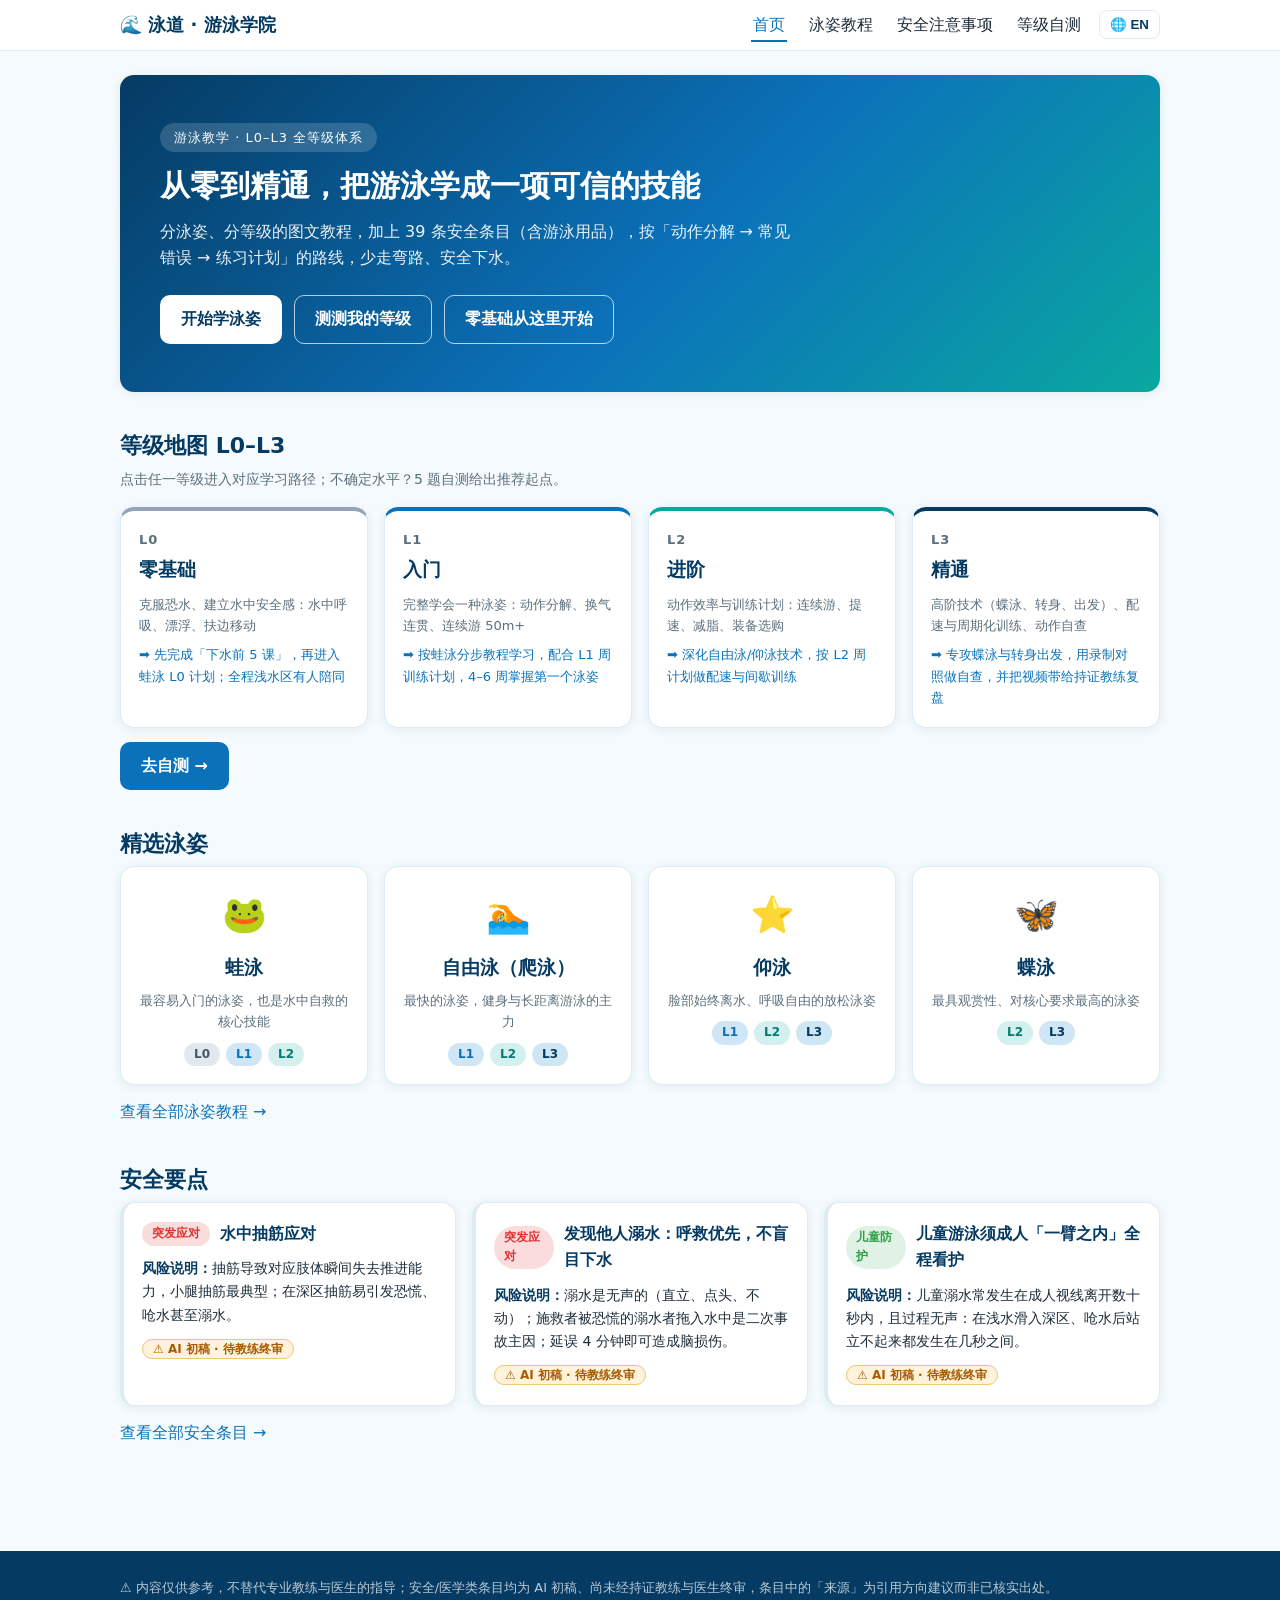
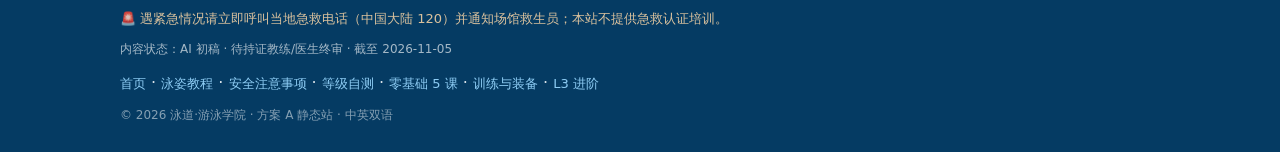
<file: index.html>
<!DOCTYPE html>
<html lang="zh">
<head>
  <meta charset="UTF-8">
  <meta name="viewport" content="width=device-width, initial-scale=1">
  <title>泳道 · 游泳学院</title>
  <meta name="description" content="系统化游泳教学">
  <link rel="canonical" href="./index.html">
  <meta name="robots" content="index,follow">
  <meta property="og:type" content="website">
  <meta property="og:site_name" content="泳道 · 游泳学院">
  <meta property="og:title" content="泳道 · 游泳学院">
  <meta property="og:description" content="系统化游泳教学：4 大泳姿、安全条目、等级自测与学习路径">
  <meta property="og:locale" content="zh_CN">
  <meta property="og:locale:alternate" content="en_US">
  <meta name="twitter:card" content="summary">
  <script type="application/ld+json">
  {"@context":"https://schema.org","@type":"WebPage","name":"泳道 · 游泳学院","description":"系统化游泳教学：4 大泳姿、安全条目、等级自测与学习路径","inLanguage":["zh-CN","en"],"isPartOf":{"@type":"WebSite","name":"泳道 · 游泳学院"}}
  </script>
  <link rel="stylesheet" href="styles.css">
</head>
<body>
  <header id="site-header"></header>
  <main id="main">
    <noscript>
      <section class="section"><h2>泳道 · 游泳学院</h2>
      <p>系统化游泳教学：4 大泳姿（蛙泳、自由泳、仰泳、蝶泳）分步教程、39 条安全注意事项、等级自测与 L0–L3 学习路径。</p>
      <p>本页正文由 JavaScript 渲染，请开启脚本或使用支持 JavaScript 的浏览器获取完整交互内容。</p></section>
    </noscript>
  </main>
  <footer id="site-footer"></footer>

  <script src="content.js"></script>
  <script src="app.js"></script>
  <script>
    function pageRender() {
      document.title = u("brand") + " · " + u("nav_home");
      setMetaDesc(fill(t(CONTENT.homeMeta), CONTENT.safety.length));

      var levelCards = CONTENT.levels.map(function (l) {
        return '<a class="card level-card lv' + l.id.slice(1) + '" href="' + l.href + '">' +
          '<div class="level-id">' + l.id + '</div>' +
          '<h3>' + esc(t(l.name)) + '</h3>' +
          '<p>' + esc(t(l.focus)) + '</p>' +
          '<p style="margin-top:8px;color:var(--blue)">➡ ' + esc(t(l.next)) + '</p>' +
          '</a>';
      }).join("");

      var strokeCards = CONTENT.strokes.slice(0, 4).map(strokeCard).join("");

      var featured = CONTENT.featuredSafety.map(function (id) {
        var e = null;
        for (var i = 0; i < CONTENT.safety.length; i++) if (CONTENT.safety[i].id === id) e = CONTENT.safety[i];
        return '<a class="card safety-card" href="safety.html">' +
          '<div class="safety-head">' + catChip(e.category) +
          '<h3>' + esc(t(e.title)) + '</h3></div>' +
          '<p class="sec"><strong>' + u("risk_l") + '：</strong>' + esc(t(e.risk)) + '</p>' +
          '<span class="badge-pending">⚠ ' + u("review_pending") + '</span></a>';
      }).join("");

      document.getElementById("main").innerHTML =
        '<section class="hero">' +
        '<span class="kicker">' + u("hero_kicker") + '</span>' +
        '<h1>' + u("hero_title") + '</h1>' +
        '<p>' + fill(u("hero_sub"), CONTENT.safety.length) + '</p>' +
        '<div class="cta-row">' +
        '<a class="btn btn-primary" href="strokes.html">' + u("cta_strokes") + '</a>' +
        '<a class="btn btn-ghost" href="levels.html">' + u("cta_quiz") + '</a>' +
        '<a class="btn btn-ghost" href="basics.html">' + u("cta_basics") + '</a>' +
        '</div></section>' +

        '<section class="section"><h2>' + u("sec_levels") + '</h2>' +
        '<p class="sub">' + fill(u("sec_levels_sub"), CONTENT.quiz.questions.length) + '</p>' +
        '<div class="grid">' + levelCards + '</div>' +
        '<p style="margin-top:14px"><a class="btn btn-blue" href="levels.html">' + u("quiz_cta") + '</a></p></section>' +

        '<section class="section"><h2>' + u("sec_strokes") + '</h2>' +
        '<div class="grid">' + strokeCards + '</div>' +
        '<p style="margin-top:14px"><a href="strokes.html">' + u("view_all_strokes") + '</a></p></section>' +

        '<section class="section"><h2>' + u("sec_safety") + '</h2>' +
        '<div class="grid grid-3">' + featured + '</div>' +
        '<p style="margin-top:14px"><a href="safety.html">' + u("view_all_safety") + '</a></p></section>';
    }
    initChrome("home", pageRender);
  </script>
</body>
</html>
</file>
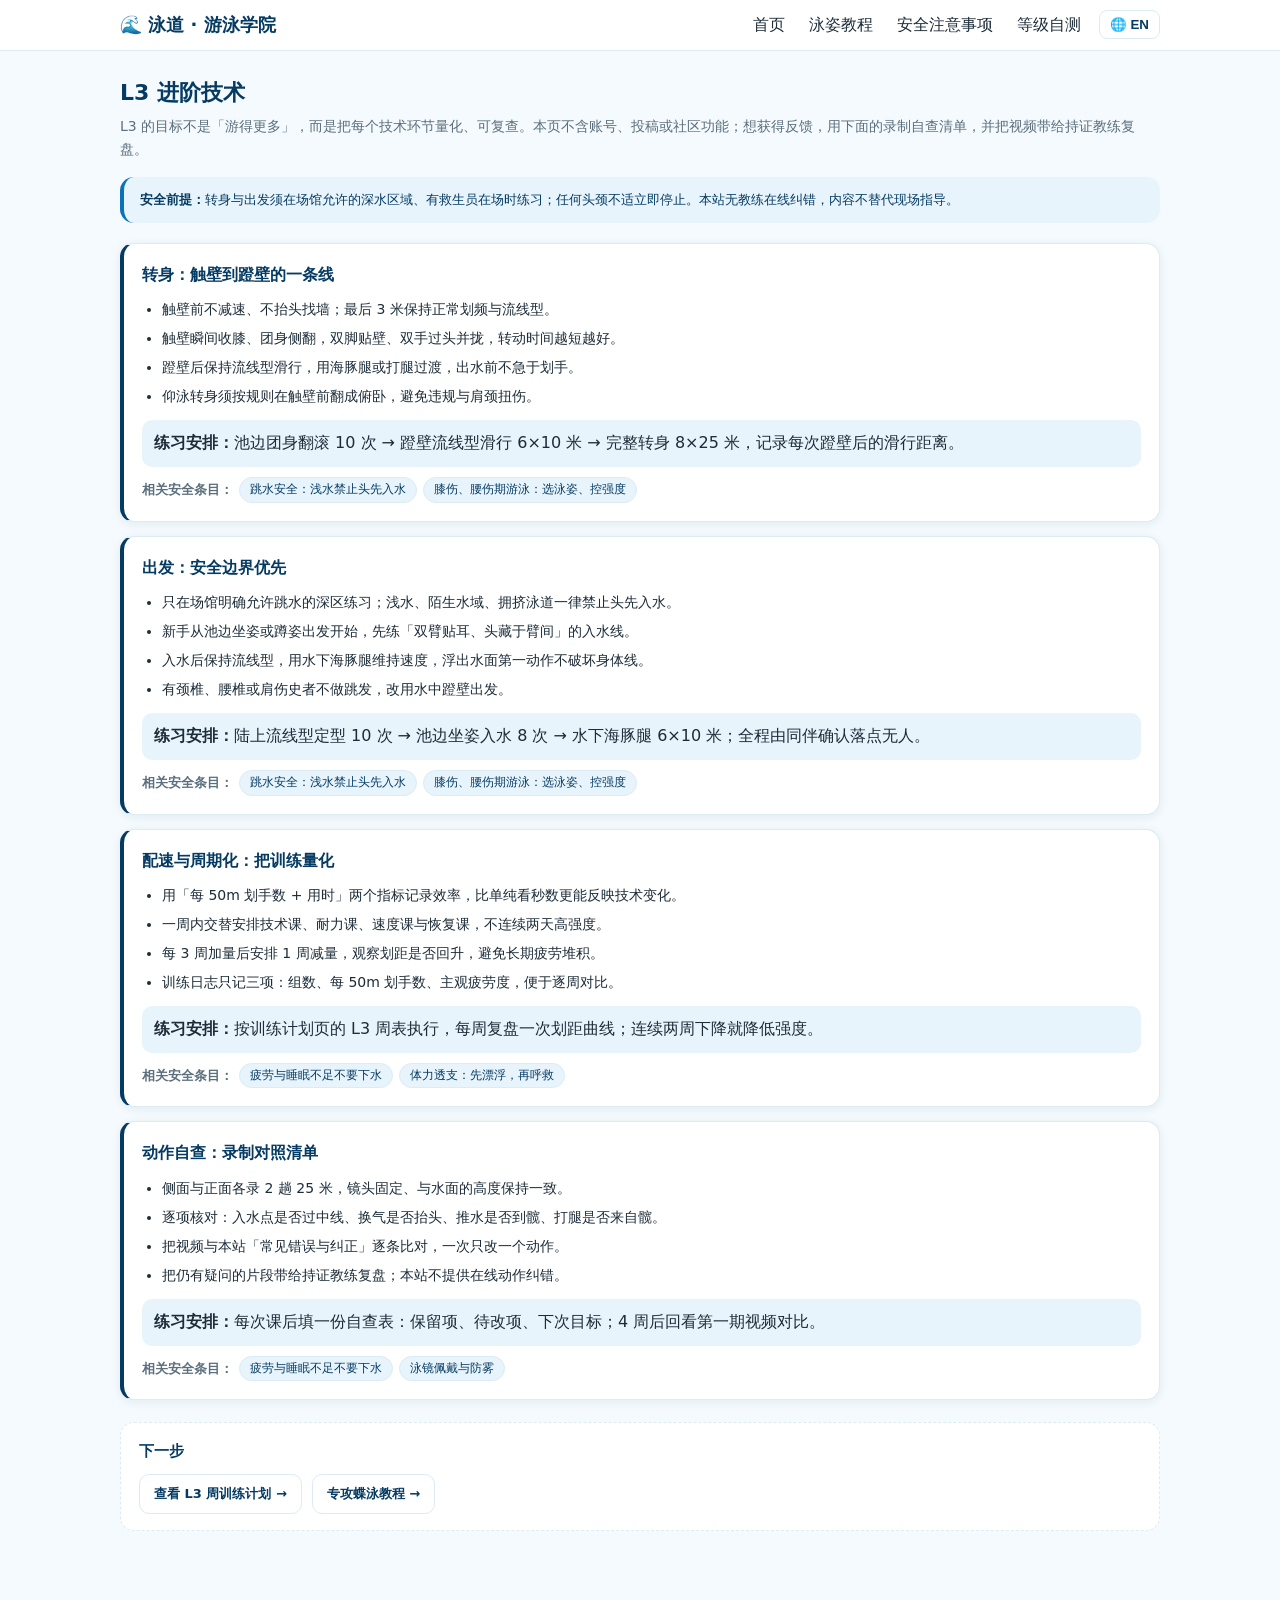
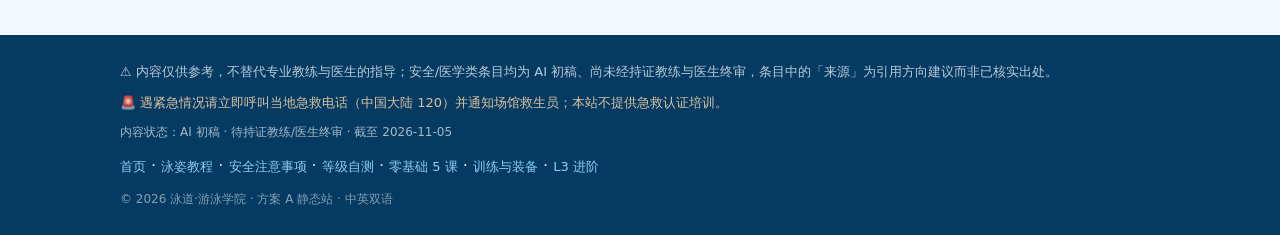
<file: advanced.html>
<!DOCTYPE html>
<html lang="zh">
<head>
  <meta charset="UTF-8">
  <meta name="viewport" content="width=device-width, initial-scale=1">
  <title>L3 进阶技术 · 泳道 · 游泳学院</title>
  <meta name="description" content="L3 游泳进阶技术：转身、出发、配速与周期化训练、动作自查清单">
  <link rel="canonical" href="./advanced.html">
  <meta name="robots" content="index,follow">
  <meta property="og:type" content="website">
  <meta property="og:site_name" content="泳道 · 游泳学院">
  <meta property="og:title" content="L3 进阶技术 · 泳道 · 游泳学院">
  <meta property="og:description" content="转身、出发、配速与周期化训练、录制对照的动作自查清单">
  <meta property="og:locale" content="zh_CN">
  <meta property="og:locale:alternate" content="en_US">
  <meta name="twitter:card" content="summary">
  <script type="application/ld+json">
  {"@context":"https://schema.org","@type":"Course","name":"L3 游泳进阶技术","description":"转身、出发、配速与周期化训练、动作自查","inLanguage":["zh-CN","en"],"isPartOf":{"@type":"WebSite","name":"泳道 · 游泳学院"}}
  </script>
  <link rel="stylesheet" href="styles.css">
</head>
<body>
  <header id="site-header"></header>
  <main id="main">
    <noscript>
      <section class="section"><h2>L3 进阶技术</h2>
      <p>转身：触壁到蹬壁的一条线；出发：安全边界优先；配速与周期化：量化训练；动作自查：侧面与正面录制对照清单，并把视频带给持证教练复盘。</p></section>
    </noscript>
  </main>
  <footer id="site-footer"></footer>

  <script src="content.js"></script>
  <script src="app.js"></script>
  <script>
    function pageRender() {
      document.title = u("advanced_title") + " · " + u("brand");
      setMetaDesc(t(CONTENT.advanced.meta));

      var mods = CONTENT.advanced.modules.map(function (m) {
        var pts = m.points.map(function (p) { return "<li>" + esc(t(p)) + "</li>"; }).join("");
        return '<article class="card module-card">' +
          '<h3>' + esc(t(m.title)) + '</h3>' +
          '<ul class="point-list">' + pts + '</ul>' +
          '<p class="sec drill"><strong>' + u("drill_l") + '：</strong>' + esc(t(m.drills)) + '</p>' +
          safetyLinksHtml(m.related) + '</article>';
      }).join("");

      document.getElementById("main").innerHTML =
        '<section class="section"><h2>' + u("advanced_title") + '</h2>' +
        '<p class="sub">' + esc(t(CONTENT.advanced.intro)) + '</p>' +
        '<div class="note-banner"><strong>' + u("safety_first") + '：</strong>' + esc(t(CONTENT.advanced.note)) + '</div>' +
        '<div class="module-list">' + mods + '</div>' +
        '<section class="next-block"><h3>' + u("next_steps") + '</h3>' +
        nextLinksHtml(CONTENT.advanced.next) + '</section></section>';
    }
    initChrome("", pageRender);
  </script>
</body>
</html>
</file>
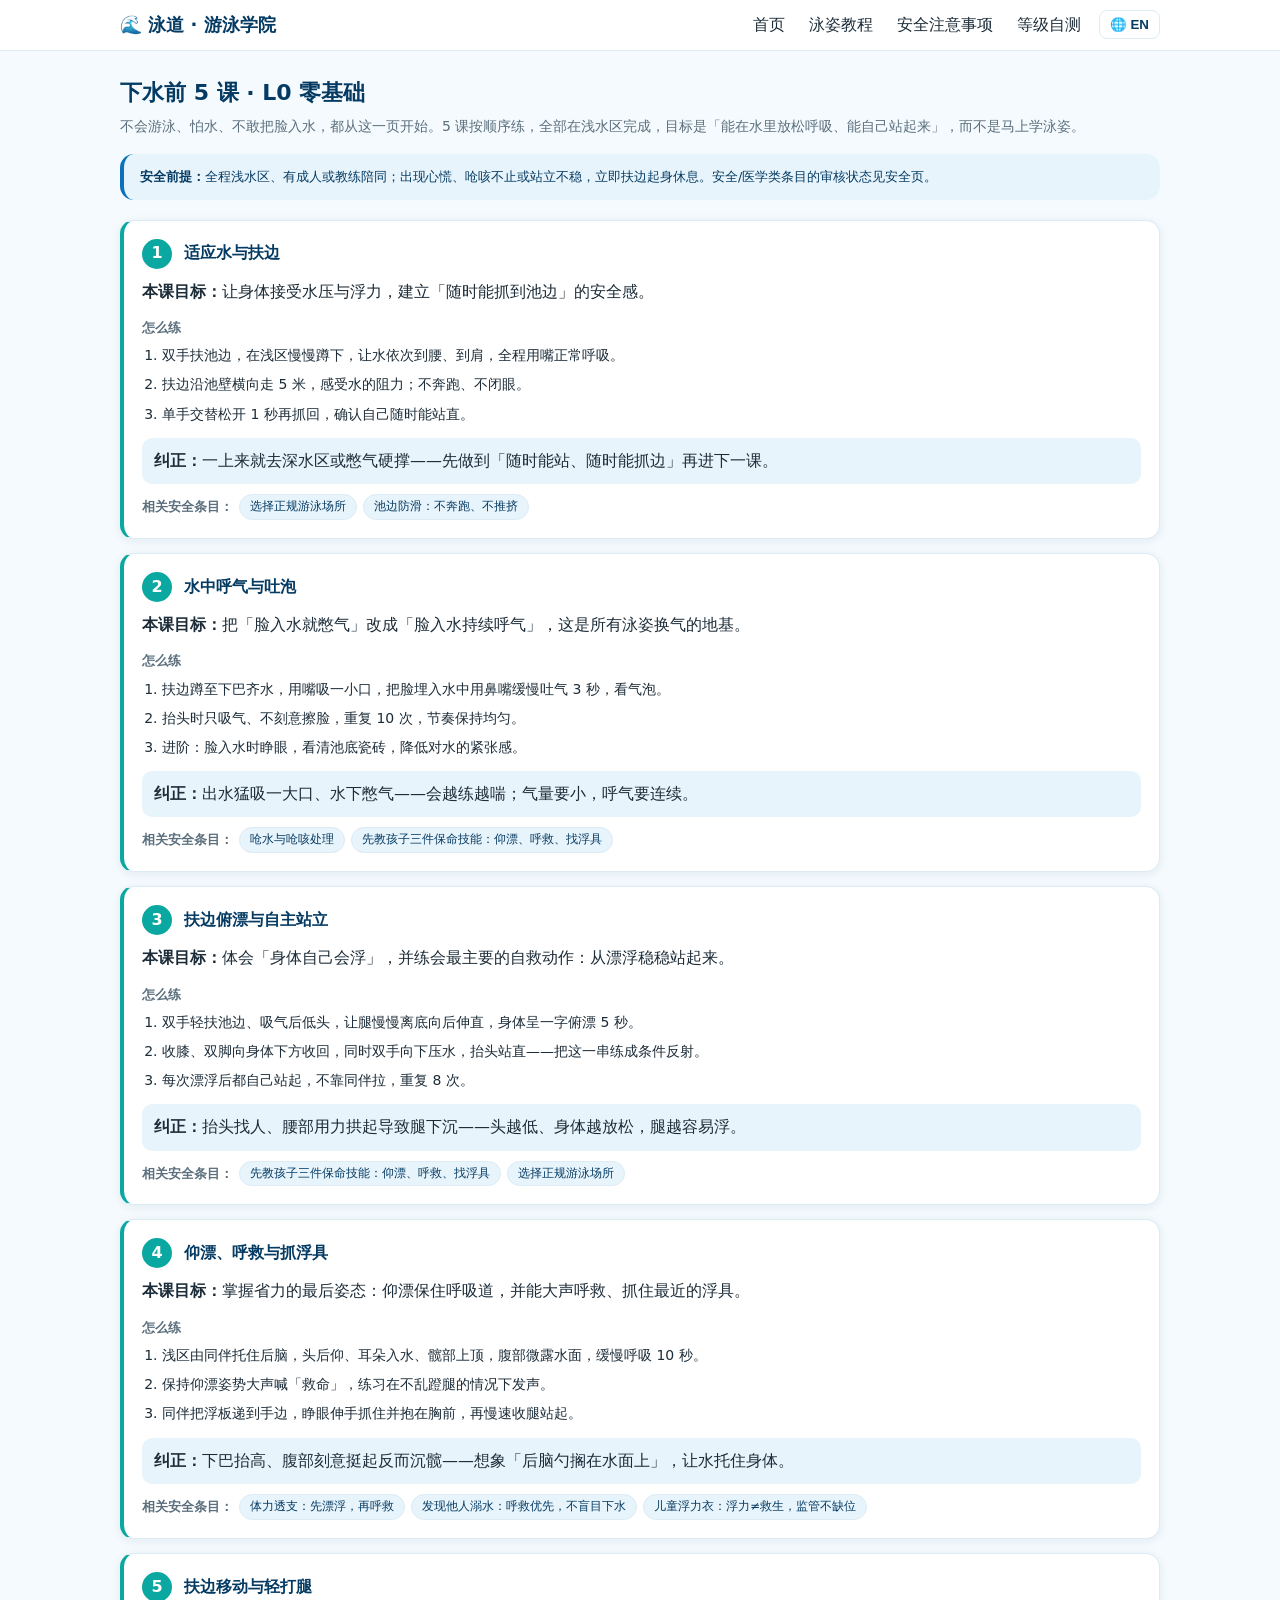
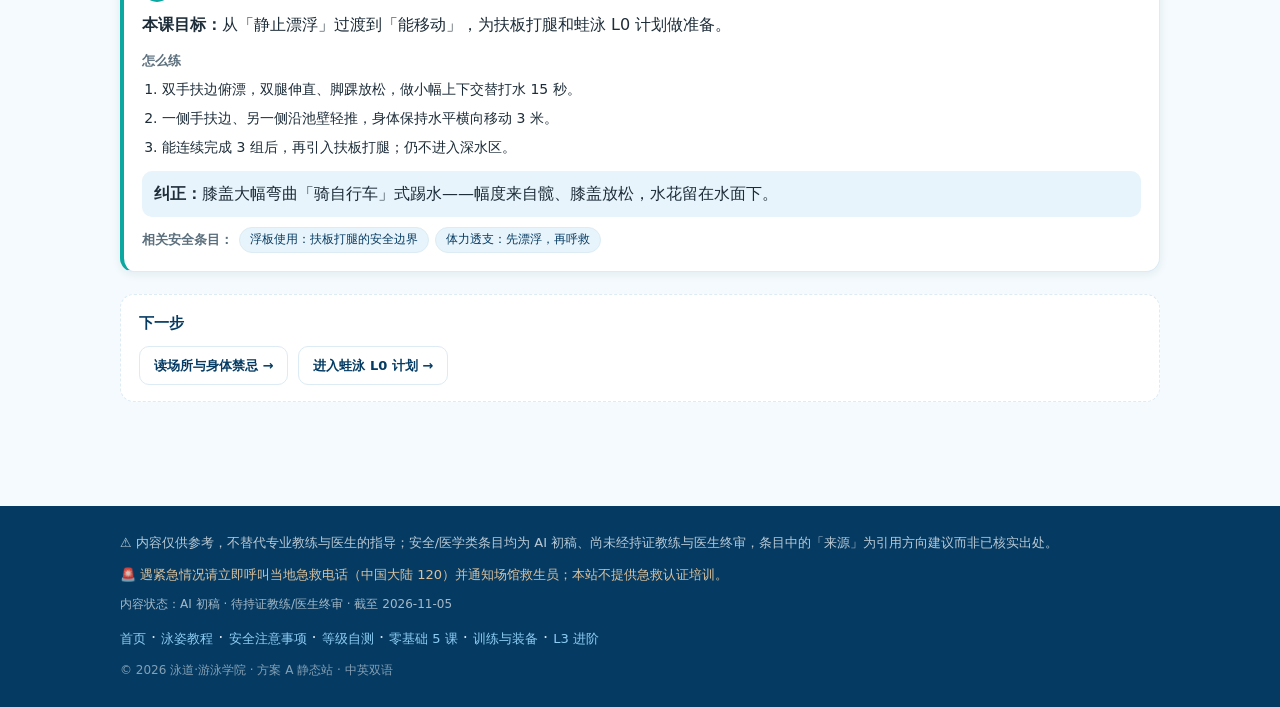
<file: basics.html>
<!DOCTYPE html>
<html lang="zh">
<head>
  <meta charset="UTF-8">
  <meta name="viewport" content="width=device-width, initial-scale=1">
  <title>零基础 5 课 · 泳道 · 游泳学院</title>
  <meta name="description" content="游泳零基础入门：下水前 5 课，适应水、呼气、漂浮、仰漂呼救与扶边移动">
  <link rel="canonical" href="./basics.html">
  <meta name="robots" content="index,follow">
  <meta property="og:type" content="website">
  <meta property="og:site_name" content="泳道 · 游泳学院">
  <meta property="og:title" content="零基础 5 课 · 泳道 · 游泳学院">
  <meta property="og:description" content="怕水、零基础从这开始：适应水、水中呼气、扶边漂浮、仰漂呼救、扶边移动">
  <meta property="og:locale" content="zh_CN">
  <meta property="og:locale:alternate" content="en_US">
  <meta name="twitter:card" content="summary">
  <script type="application/ld+json">
  {"@context":"https://schema.org","@type":"Course","name":"游泳零基础 5 课","description":"适应水、呼气、漂浮、仰漂呼救与扶边移动","inLanguage":["zh-CN","en"],"isPartOf":{"@type":"WebSite","name":"泳道 · 游泳学院"}}
  </script>
  <link rel="stylesheet" href="styles.css">
</head>
<body>
  <header id="site-header"></header>
  <main id="main">
    <noscript>
      <section class="section"><h2>下水前 5 课 · L0 零基础</h2>
      <p>适应水与扶边、水中呼气与吐泡、扶边俯漂与自主站立、仰漂与呼救、扶边移动与轻打腿。全程浅水区，有成人或教练陪同。</p>
      <p>每课含目标、练习步骤、常见错误纠正与相关安全条目。</p></section>
    </noscript>
  </main>
  <footer id="site-footer"></footer>

  <script src="content.js"></script>
  <script src="app.js"></script>
  <script>
    function pageRender() {
      document.title = fill(u("basics_title"), CONTENT.basics.lessons.length) + " · " + u("brand");
      setMetaDesc(fill(t(CONTENT.basics.meta), CONTENT.basics.lessons.length));

      var lessons = CONTENT.basics.lessons.map(function (l, i) {
        var steps = l.steps.map(function (s) { return "<li>" + esc(t(s)) + "</li>"; }).join("");
        return '<article class="card lesson-card">' +
          '<div class="lesson-head"><span class="lesson-no">' + (i + 1) + '</span>' +
          '<h3>' + esc(t(l.title)) + '</h3></div>' +
          '<p class="sec"><strong>' + u("goal_l") + '：</strong>' + esc(t(l.goal)) + '</p>' +
          '<p class="sub-label">' + u("steps_l") + '</p>' +
          '<ol class="lesson-steps">' + steps + '</ol>' +
          '<p class="sec lesson-fix"><strong>' + u("fix") + '：</strong>' + esc(t(l.mistake)) + '</p>' +
          safetyLinksHtml(l.related) + '</article>';
      }).join("");

      document.getElementById("main").innerHTML =
        '<section class="section"><h2>' + fill(u("basics_title"), CONTENT.basics.lessons.length) + '</h2>' +
        '<p class="sub">' + esc(fill(t(CONTENT.basics.intro), CONTENT.basics.lessons.length)) + '</p>' +
        '<div class="note-banner"><strong>' + u("safety_first") + '：</strong>' + esc(t(CONTENT.basics.note)) + '</div>' +
        '<div class="lesson-list">' + lessons + '</div>' +
        '<section class="next-block"><h3>' + u("next_steps") + '</h3>' +
        nextLinksHtml(CONTENT.basics.next) + '</section></section>';
    }
    initChrome("", pageRender);
  </script>
</body>
</html>
</file>
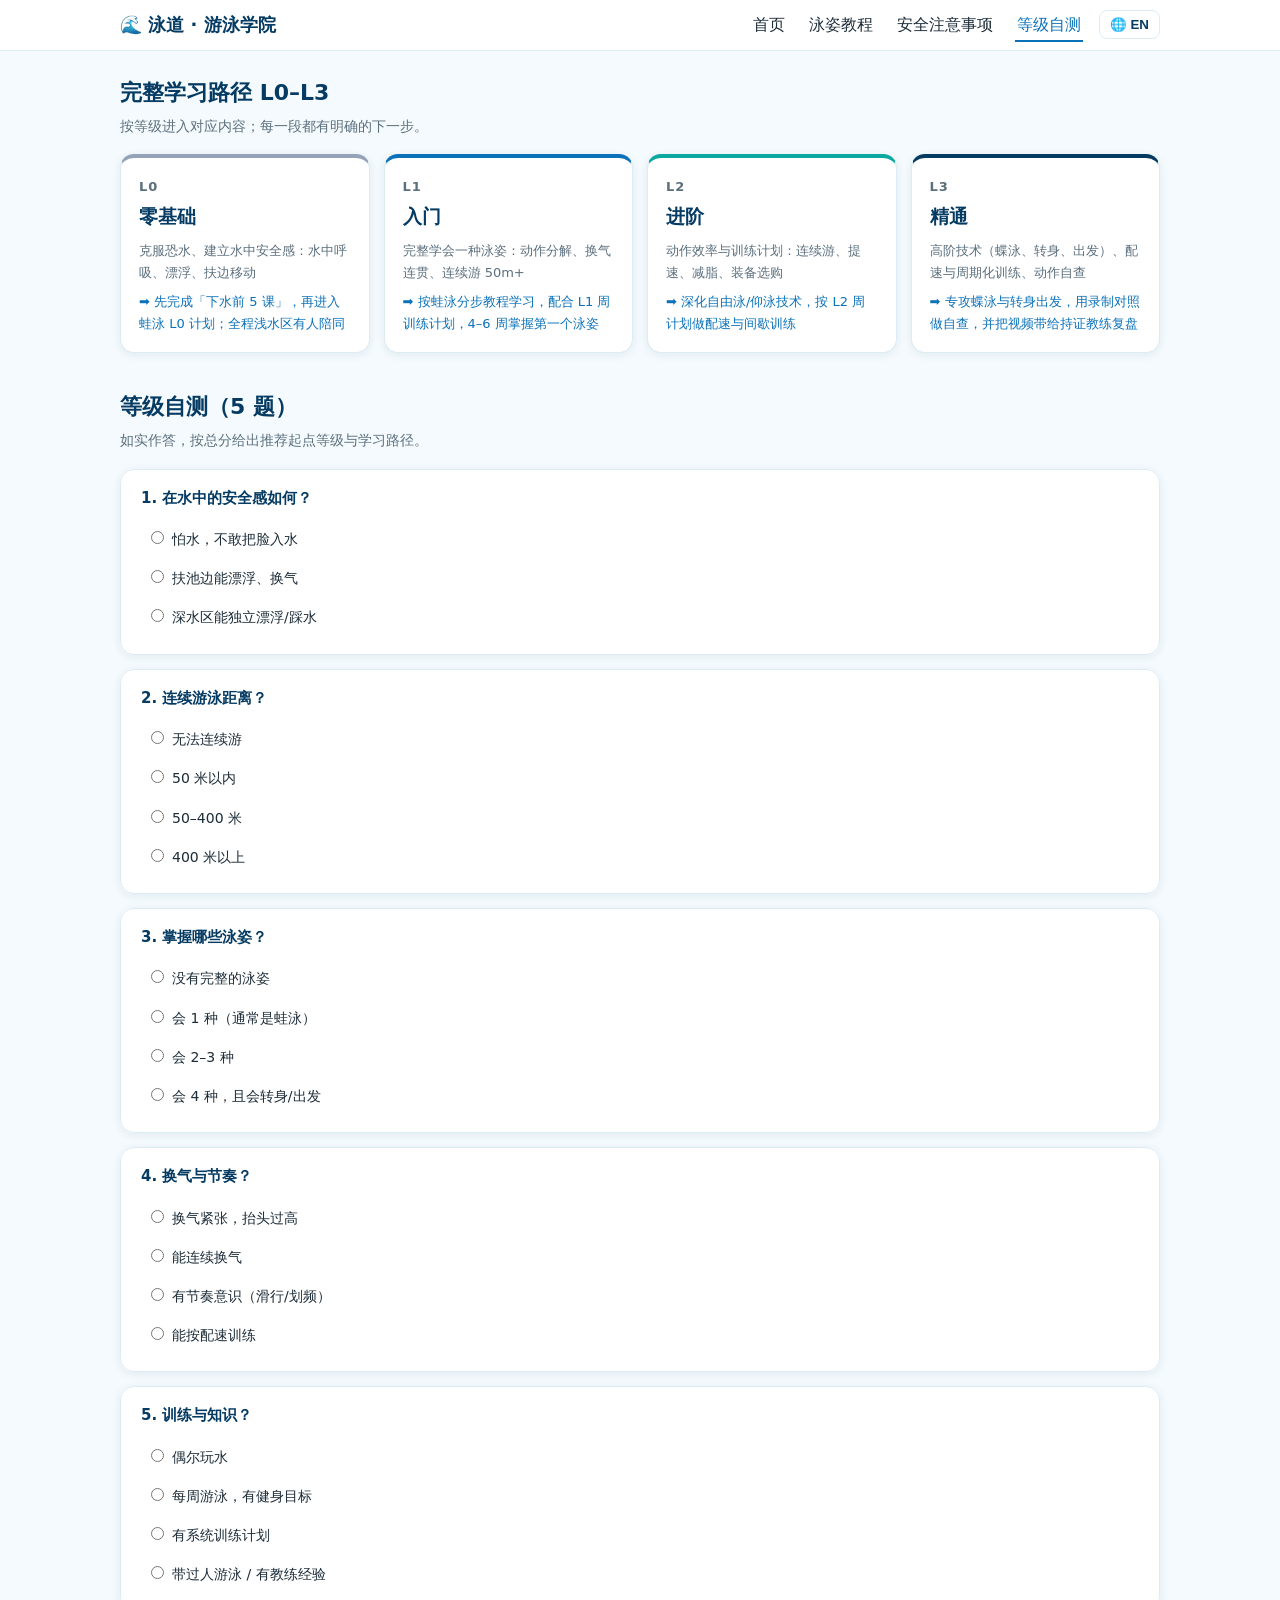
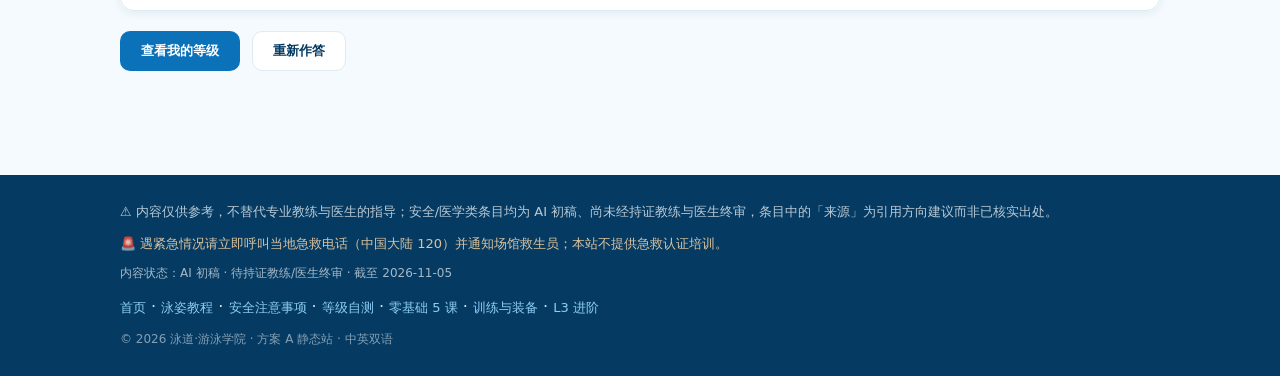
<file: levels.html>
<!DOCTYPE html>
<html lang="zh">
<head>
  <meta charset="UTF-8">
  <meta name="viewport" content="width=device-width, initial-scale=1">
  <title>等级自测 · 泳道 · 游泳学院</title>
  <meta name="description" content="游泳等级自测">
  <link rel="canonical" href="./levels.html">
  <meta name="robots" content="index,follow">
  <meta property="og:type" content="website">
  <meta property="og:site_name" content="泳道 · 游泳学院">
  <meta property="og:title" content="等级自测与学习路径 · 泳道 · 游泳学院">
  <meta property="og:description" content="5 题游泳等级自测，按 L0–L3 推荐起点与学习路径">
  <meta property="og:locale" content="zh_CN">
  <meta property="og:locale:alternate" content="en_US">
  <meta name="twitter:card" content="summary">
  <script type="application/ld+json">
  {"@context":"https://schema.org","@type":"Quiz","name":"游泳等级自测","description":"5 题按总分推荐 L0–L3 起点等级","inLanguage":["zh-CN","en"],"isPartOf":{"@type":"WebSite","name":"泳道 · 游泳学院"}}
  </script>
  <link rel="stylesheet" href="styles.css">
</head>
<body>
  <header id="site-header"></header>
  <main id="main">
    <noscript>
      <section class="section"><h2>游泳等级自测与学习路径</h2>
      <p>L0–L3 完整学习路径：零基础 5 课、蛙泳入门、训练与装备、L3 进阶技术。5 题自测按总分推荐起点等级，并给出 3 个内容入口。</p></section>
    </noscript>
  </main>
  <footer id="site-footer"></footer>

  <script src="content.js"></script>
  <script src="app.js"></script>
  <script>
    function findBand(score) {
      for (var i = 0; i < CONTENT.quiz.bands.length; i++) {
        if (score <= CONTENT.quiz.bands[i].max) return CONTENT.quiz.bands[i];
      }
      return CONTENT.quiz.bands[CONTENT.quiz.bands.length - 1];
    }

    function levelName(id) {
      for (var i = 0; i < CONTENT.levels.length; i++) if (CONTENT.levels[i].id === id) return t(CONTENT.levels[i].name);
      return id;
    }

    function showResult() {
      var scores = [];
      for (var i = 0; i < CONTENT.quiz.questions.length; i++) {
        var picked = document.querySelector('input[name="q' + i + '"]:checked');
        if (!picked) {
          document.getElementById("quizError").textContent = fill(u("need_answer"), CONTENT.quiz.questions.length);
          return;
        }
        scores.push(parseInt(picked.value, 10));
      }
      document.getElementById("quizError").textContent = "";
      var total = scores.reduce(function (a, b) { return a + b; }, 0);
      var band = findBand(total);
      var maxScore = CONTENT.quiz.bands[CONTENT.quiz.bands.length - 1].max;

      document.getElementById("quizResult").innerHTML =
        '<section class="card result-card">' +
        '<p class="score">' + u("score_label") + ': ' + total + ' / ' + maxScore + '</p>' +
        '<p class="level-big">' + esc(band.level) + ' · ' + esc(levelName(band.level)) + '</p>' +
        '<p>' + esc(t(band.text)) + '</p>' +
        '<div class="btn-row">' +
        band.links.map(function (n, i) {
          return '<a class="btn ' + (i === 0 ? 'btn-blue' : 'btn-plain') + '" href="' + n.href + '">' + esc(t(n.label)) + '</a>';
        }).join("") +
        '<a class="btn btn-plain" href="index.html">' + u("sec_levels") + '</a>' +
        '</div></section>';
      document.getElementById("quizResult").scrollIntoView({ behavior: "smooth" });
    }

    function quizAnswers() {
      var out = [];
      for (var i = 0; i < CONTENT.quiz.questions.length; i++) {
        var picked = document.querySelector('input[name="q' + i + '"]:checked');
        out.push(picked ? picked.value : null);
      }
      return out;
    }

    // 语言切换会重绘 main，这里保存/恢复自测答案与结果（结果按新语言重新计算）
    window.capturePageState = function () {
      var answers = quizAnswers();
      return { answers: answers, done: answers.every(function (v) { return v !== null; }) };
    };
    window.restorePageState = function (s) {
      if (!s) return;
      (s.answers || []).forEach(function (v, i) {
        if (v === null) return;
        var el = document.querySelector('input[name="q' + i + '"][value="' + v + '"]');
        if (el) el.checked = true;
      });
      if (s.done) showResult();
    };

    function pageRender() {
      document.title = fill(u("quiz_title"), CONTENT.quiz.questions.length) + " · " + u("brand");
      setMetaDesc(u("quiz_intro"));

      var pathCards = CONTENT.levels.map(function (l) {
        return '<a class="card level-card path-card lv' + l.id.slice(1) + '" href="' + l.href + '">' +
          '<div class="level-id">' + l.id + '</div>' +
          '<h3>' + esc(t(l.name)) + '</h3>' +
          '<p>' + esc(t(l.focus)) + '</p>' +
          '<p style="margin-top:8px;color:var(--blue)">➡ ' + esc(t(l.next)) + '</p>' +
          '</a>';
      }).join("");

      var qs = CONTENT.quiz.questions.map(function (q, qi) {
        return '<fieldset class="quiz-q"><legend style="display:none"></legend><h3>' + (qi + 1) + '. ' + esc(t(q.q)) + '</h3>' +
          q.opts.map(function (o, oi) {
            return '<label><input type="radio" name="q' + qi + '" value="' + o.score + '">' + esc(t(o.label)) + '</label>';
          }).join("") + '</fieldset>';
      }).join("");

      document.getElementById("main").innerHTML =
        '<section class="section"><h2>' + u("path_title") + '</h2>' +
        '<p class="sub">' + u("path_sub") + '</p>' +
        '<div class="path-grid">' + pathCards + '</div></section>' +
        '<section class="section"><h2>' + fill(u("quiz_title"), CONTENT.quiz.questions.length) + '</h2>' +
        '<p class="sub">' + u("quiz_intro") + '</p>' +
        '<form id="quizForm" novalidate>' + qs +
        '<p class="quiz-error" id="quizError"></p>' +
        '<div class="quiz-actions">' +
        '<button class="btn btn-blue" type="submit">' + u("submit") + '</button>' +
        '<button class="btn btn-plain" type="button" id="retake">' + u("retake") + '</button>' +
        '</div></form>' +
        '<div id="quizResult"></div></section>';

      document.getElementById("quizForm").addEventListener("submit", function (ev) {
        ev.preventDefault();
        showResult();
      });
      document.getElementById("retake").addEventListener("click", function () {
        var form = document.getElementById("quizForm");
        var inputs = form.querySelectorAll('input[type="radio"]');
        Array.prototype.forEach.call(inputs, function (r) { r.checked = false; });
        document.getElementById("quizResult").innerHTML = "";
        document.getElementById("quizError").textContent = "";
        form.scrollIntoView({ behavior: "smooth" });
      });
    }
    initChrome("levels", pageRender);
  </script>
</body>
</html>
</file>
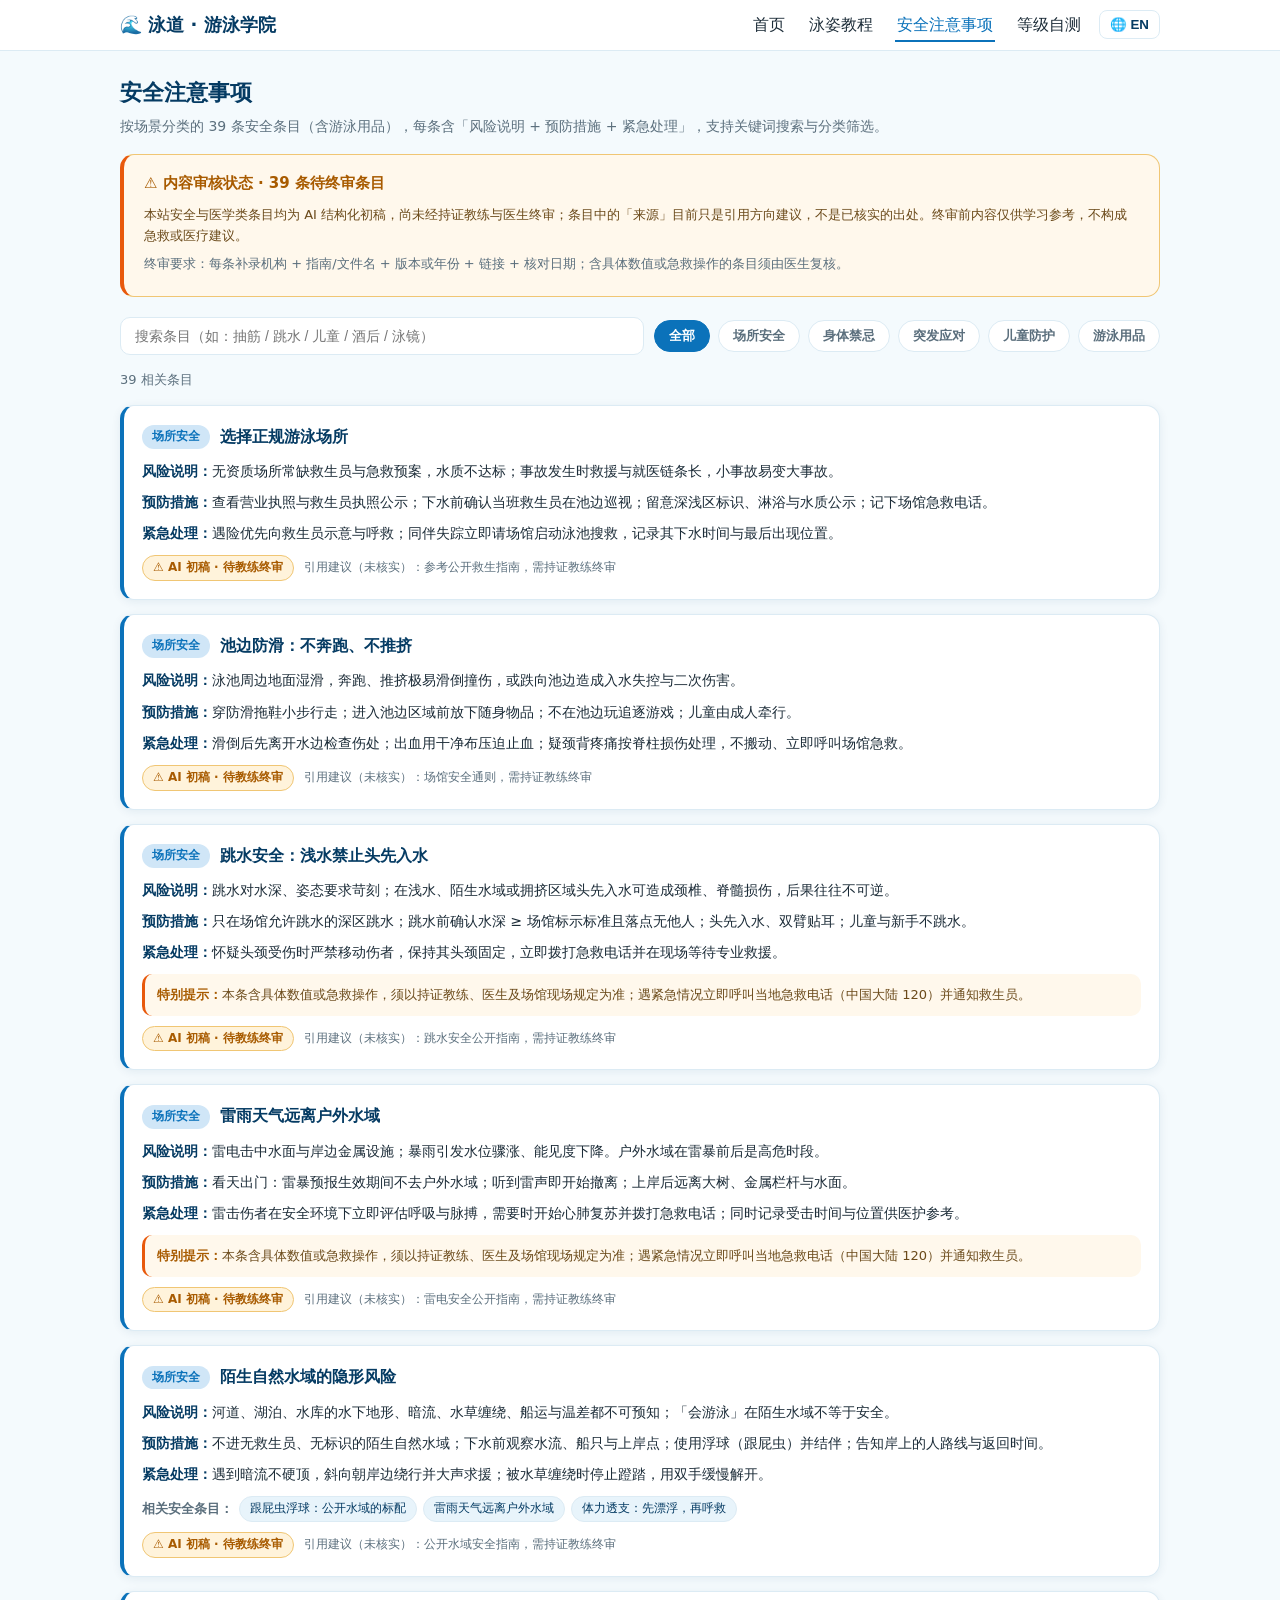
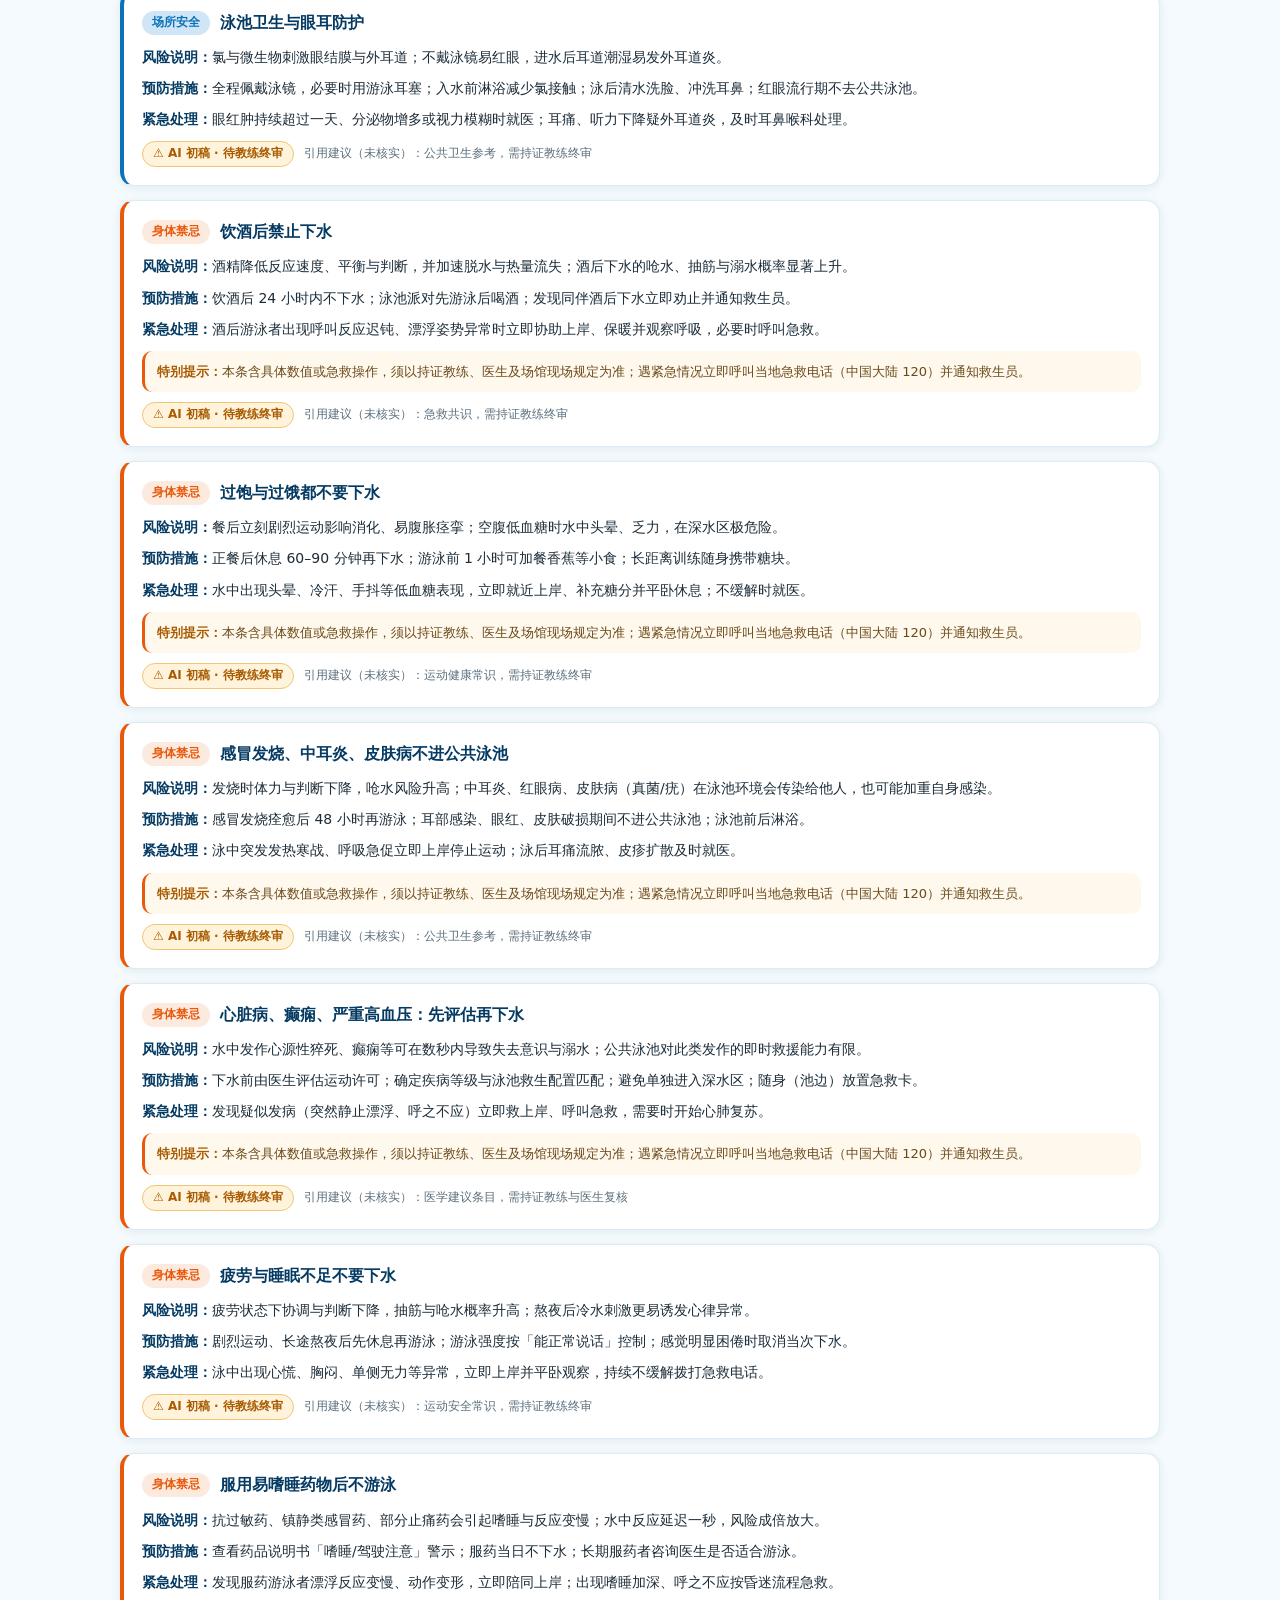
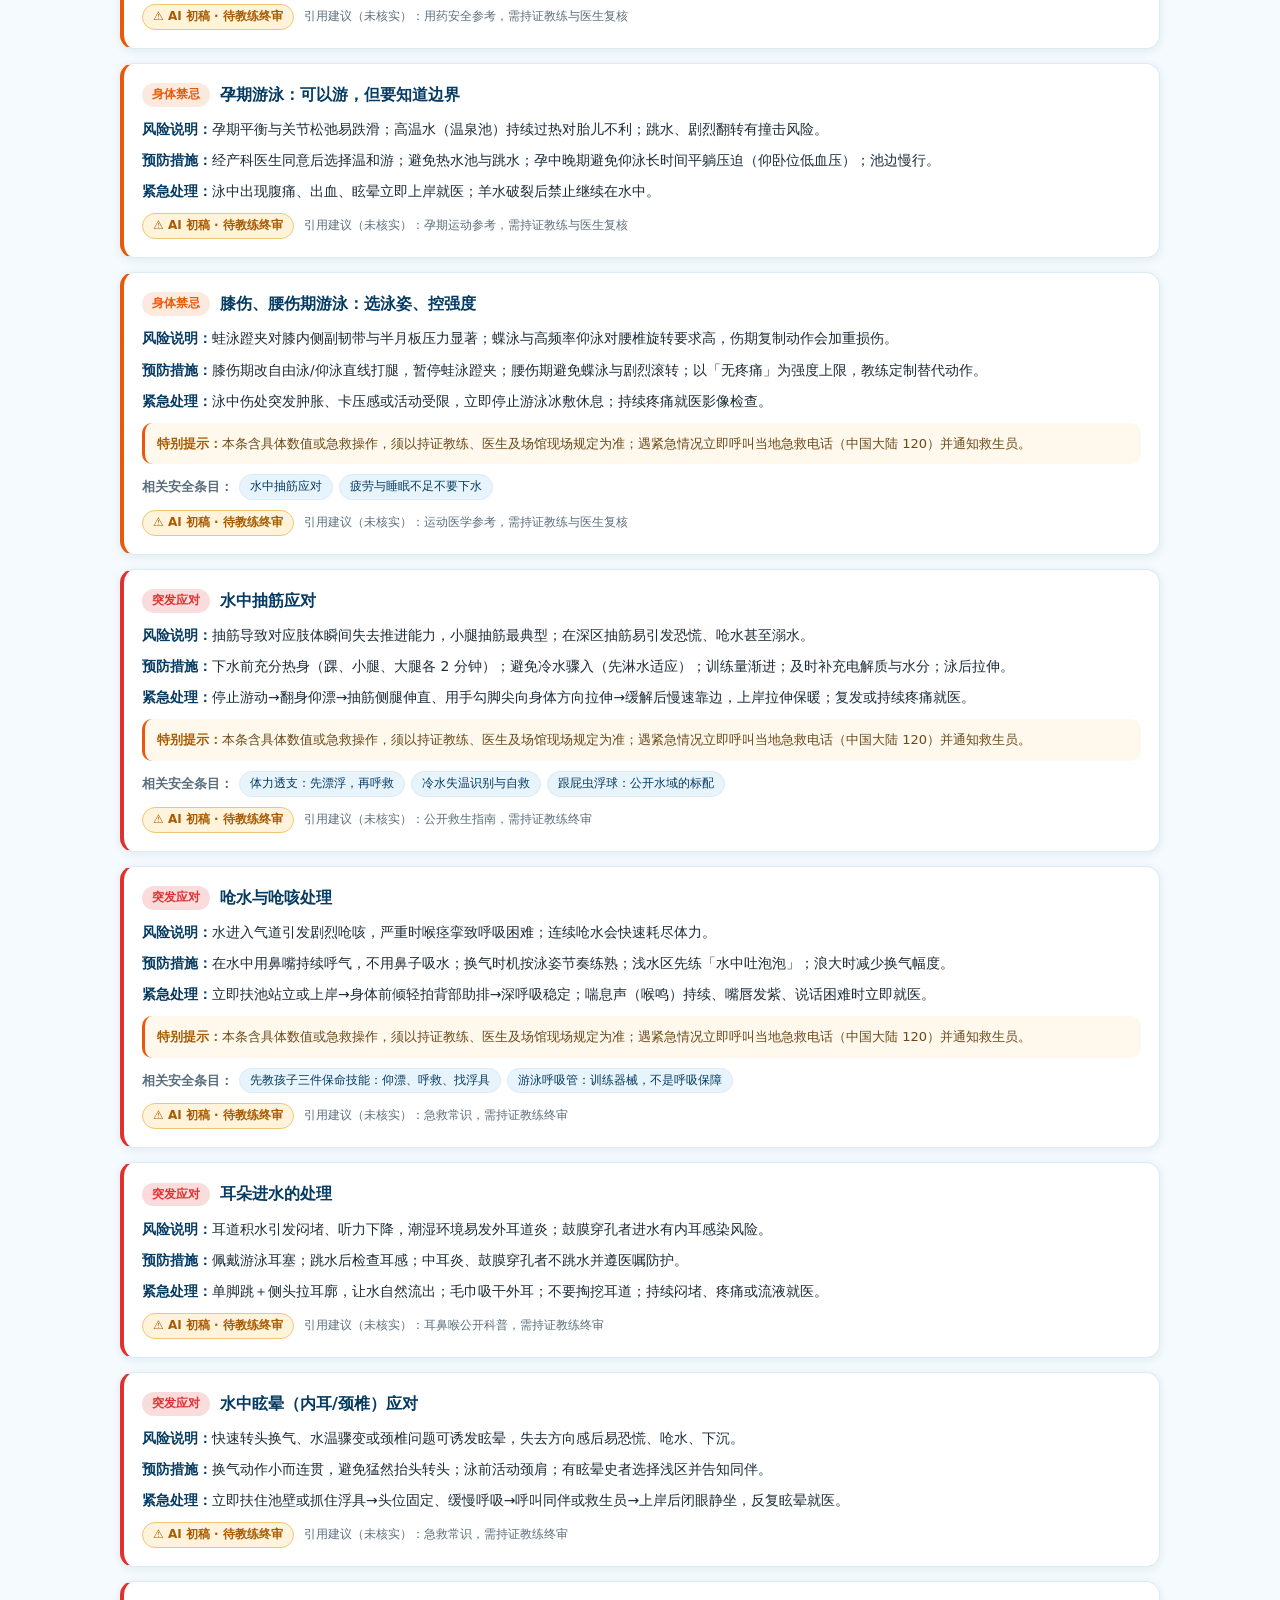
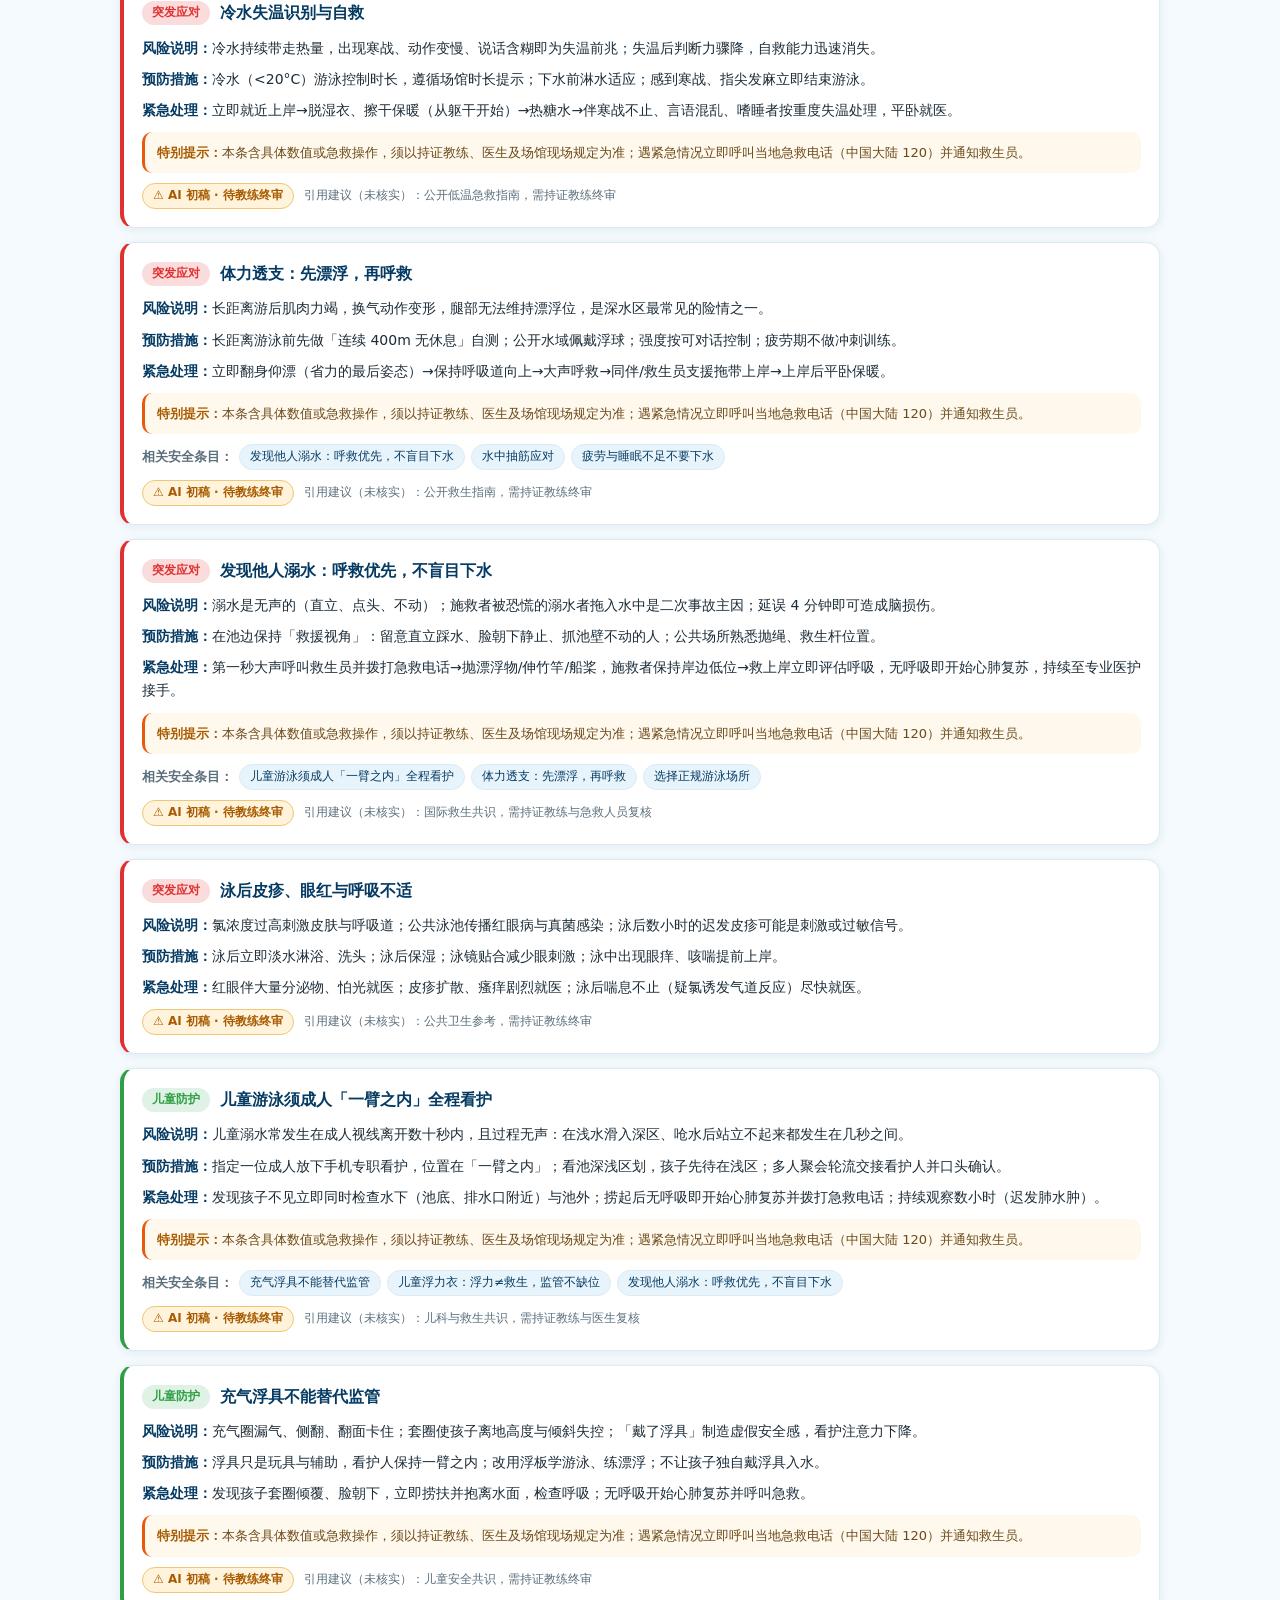
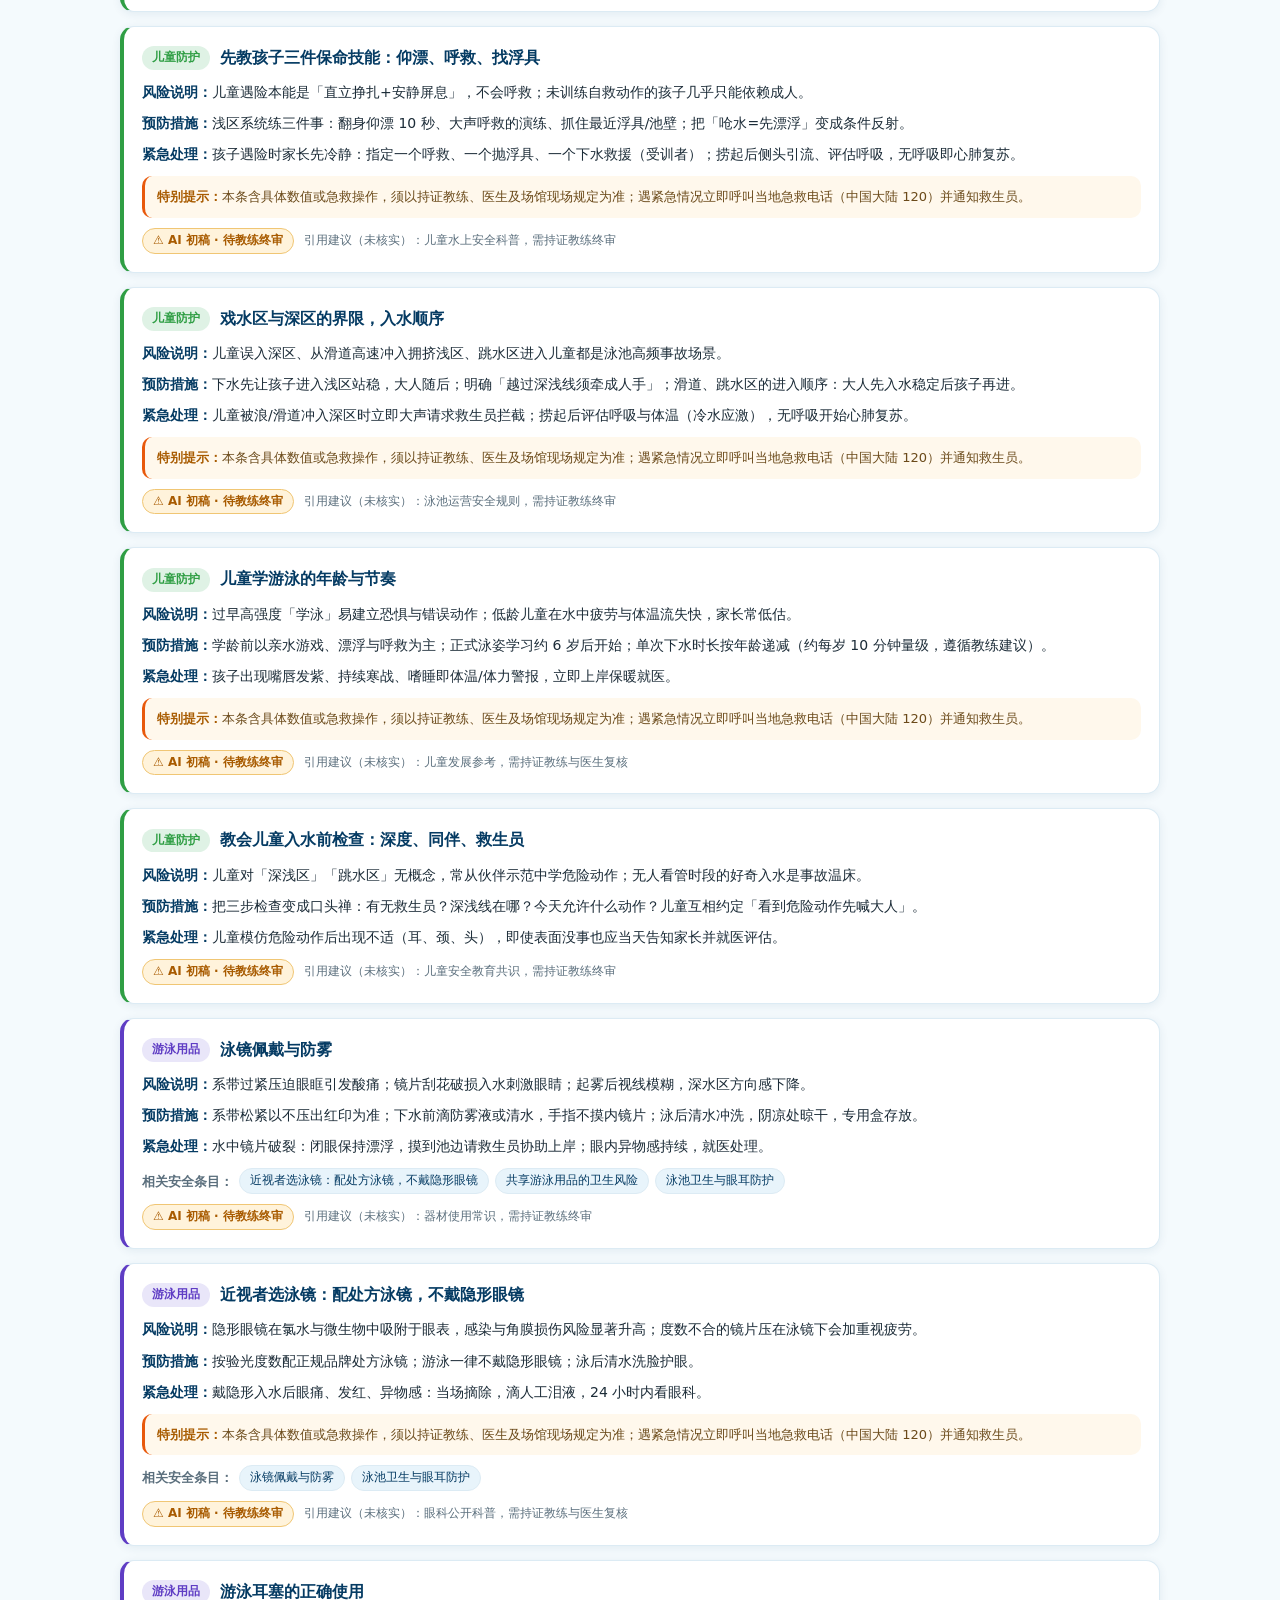
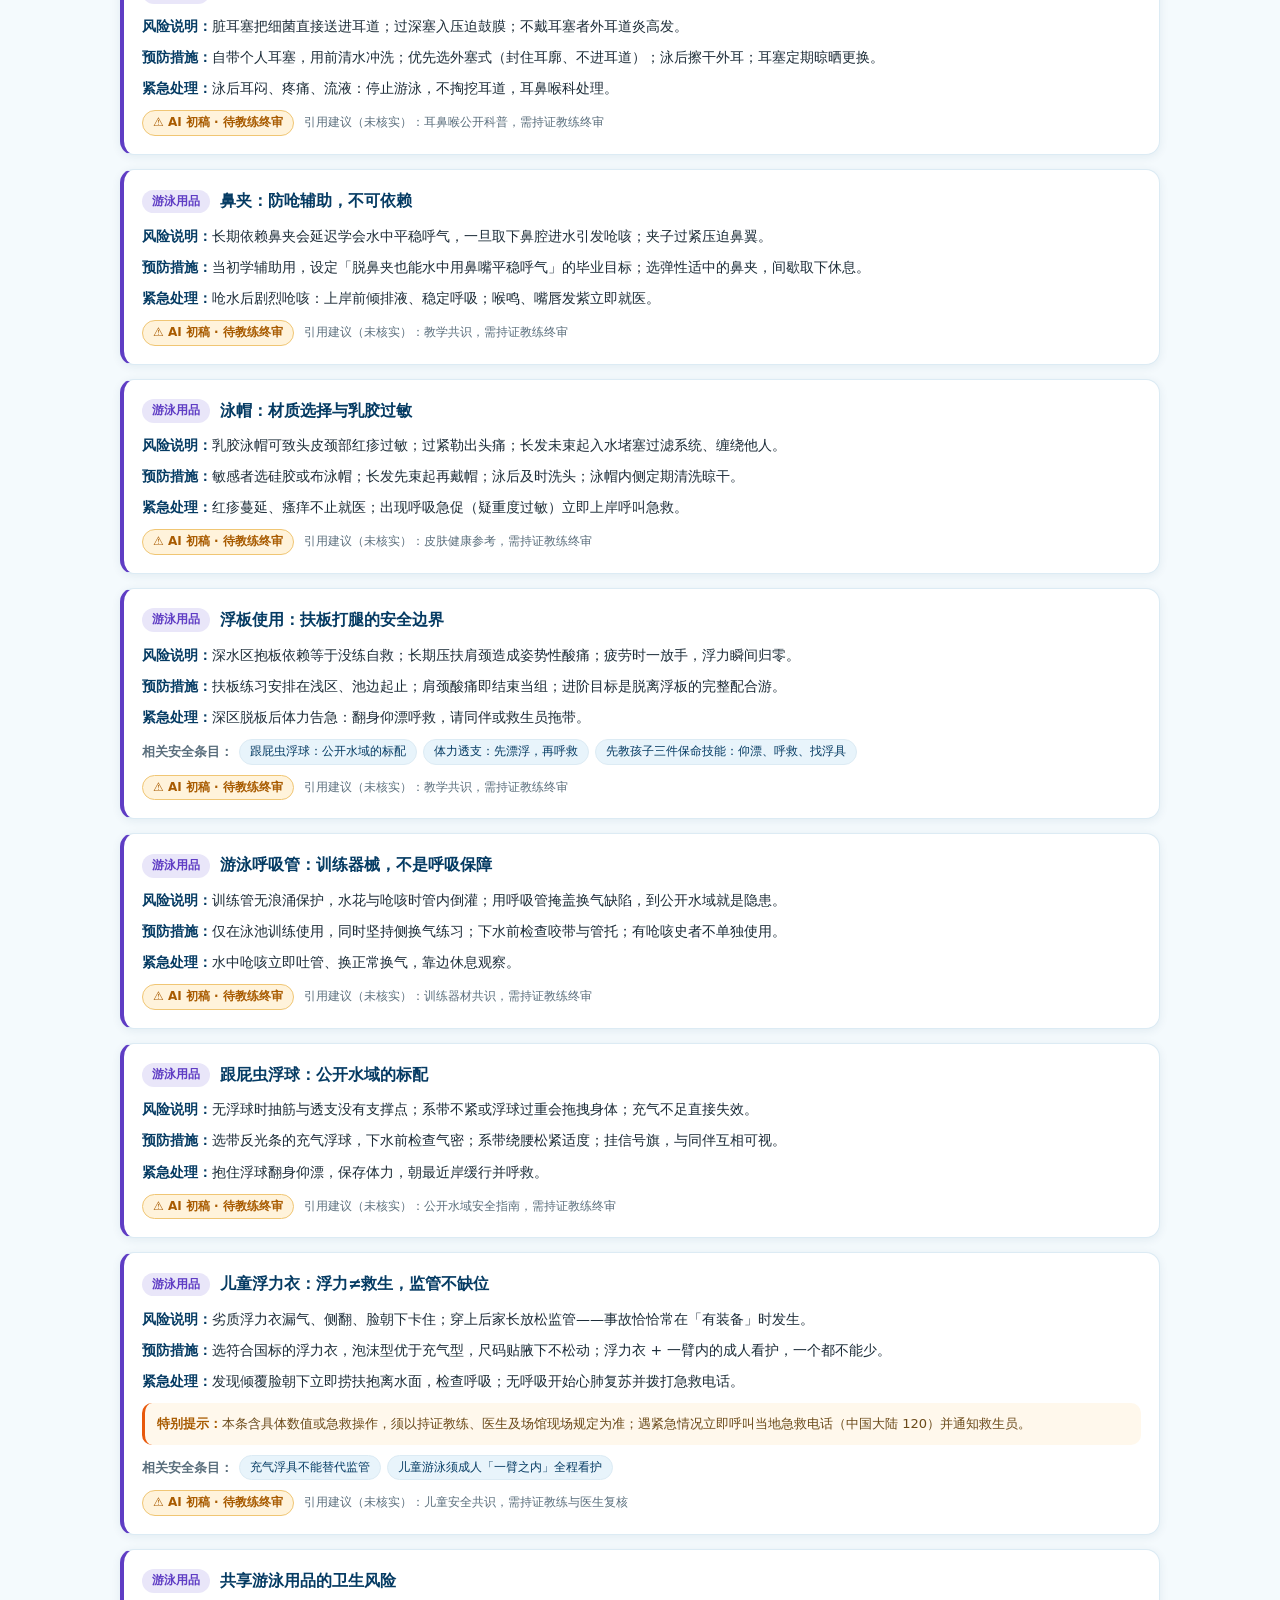
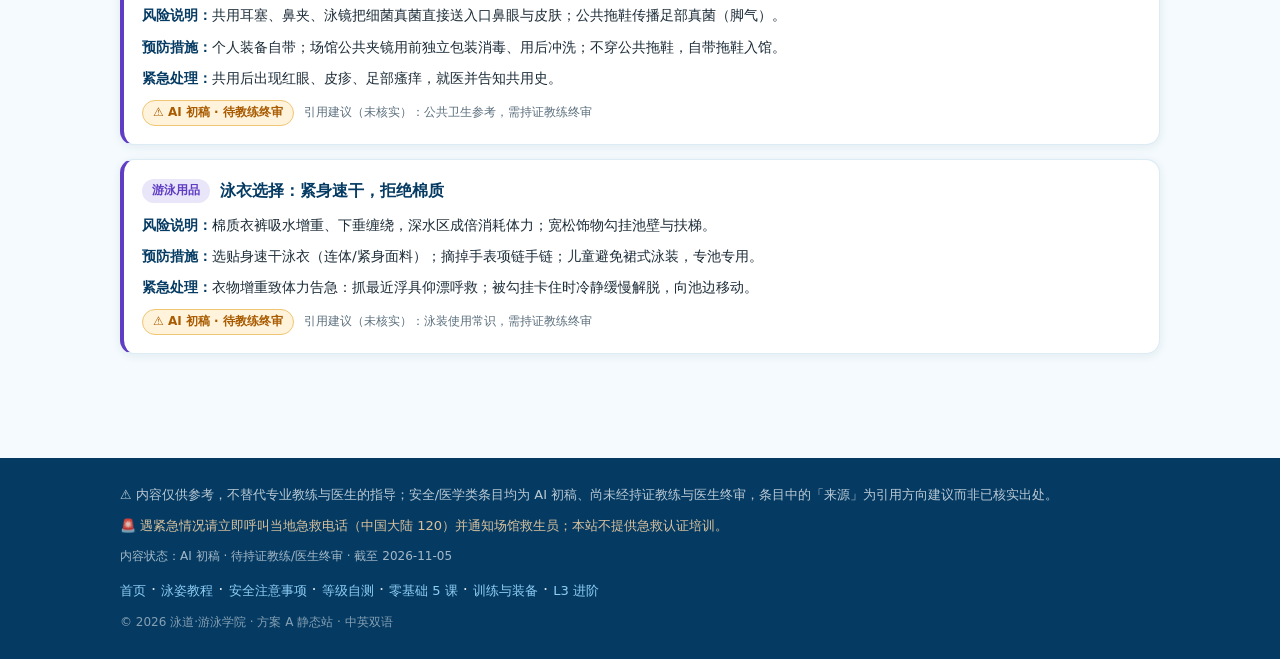
<file: safety.html>
<!DOCTYPE html>
<html lang="zh">
<head>
  <meta charset="UTF-8">
  <meta name="viewport" content="width=device-width, initial-scale=1">
  <title>安全注意事项 · 泳道 · 游泳学院</title>
  <meta name="description" content="游泳安全注意事项">
  <link rel="canonical" href="./safety.html">
  <meta name="robots" content="index,follow">
  <meta property="og:type" content="website">
  <meta property="og:site_name" content="泳道 · 游泳学院">
  <meta property="og:title" content="安全注意事项 · 泳道 · 游泳学院">
  <meta property="og:description" content="场所安全、身体禁忌、突发应对、儿童防护与游泳用品：风险、预防与紧急处理">
  <meta property="og:locale" content="zh_CN">
  <meta property="og:locale:alternate" content="en_US">
  <meta name="twitter:card" content="summary">
  <script type="application/ld+json">
  {"@context":"https://schema.org","@type":"CollectionPage","name":"游泳安全注意事项","description":"场所、身体禁忌、突发应对、儿童防护与游泳用品安全条目","inLanguage":["zh-CN","en"],"isPartOf":{"@type":"WebSite","name":"泳道 · 游泳学院"}}
  </script>
  <link rel="stylesheet" href="styles.css">
</head>
<body>
  <header id="site-header"></header>
  <main id="main">
    <noscript>
      <section class="section"><h2>游泳安全注意事项</h2>
      <p>按五类分组的安全条目：场所安全、身体禁忌、突发应对、儿童防护、游泳用品。每条含风险说明、预防措施与紧急处理，支持关键词搜索。</p>
      <p>当前条目均为 AI 初稿，待持证教练终审；相关状态与来源说明见审核记录。</p></section>
    </noscript>
  </main>
  <footer id="site-footer"></footer>

  <script src="content.js"></script>
  <script src="app.js"></script>
  <script>
    var state = { cat: "all", q: "" };
    var CATS = ["all", "venue", "contraindication", "emergency", "child", "gear"];
    try {
      var qs = new URLSearchParams(location.search);
      if (qs.get("q")) state.q = qs.get("q");
    } catch (err) {}

    function catLabel(c) { return c === "all" ? u("cat_all") : u("cat_" + c); }

    function terms() { return state.q.trim().toLowerCase().split(/\s+/).filter(Boolean); }

    function fields(e) {
      return {
        title: (e.title.zh + " " + e.title.en).toLowerCase(),
        cat: (UI["cat_" + e.category].zh + " " + UI["cat_" + e.category].en).toLowerCase(),
        body: [e.risk.zh, e.risk.en, e.prevention.zh, e.prevention.en, e.emergency.zh, e.emergency.en].join(" ").toLowerCase()
      };
    }

    // 多关键词 AND；标题命中优先、分类其次、正文最后（首条相关率）
    function filtered() {
      var ts = terms();
      return CONTENT.safety.filter(function (e) {
        if (state.cat !== "all" && e.category !== state.cat) return false;
        if (!ts.length) return true;
        var f = fields(e);
        var hay = f.title + " " + f.cat + " " + f.body;
        return ts.every(function (t) { return hay.indexOf(t) >= 0; });
      }).map(function (e) {
        var f = fields(e);
        var score = 0;
        ts.forEach(function (t) {
          if (f.title.indexOf(t) >= 0) score += 4;
          if (f.cat.indexOf(t) >= 0) score += 2;
        });
        return { e: e, score: score };
      }).sort(function (a, b) {
        return b.score - a.score || CONTENT.safety.indexOf(a.e) - CONTENT.safety.indexOf(b.e);
      }).map(function (x) { return x.e; });
    }

    function renderList() {
      var list = filtered();
      var line = document.getElementById("resultLine");
      line.textContent = list.length + " " + u("results");
      document.getElementById("safetyList").innerHTML = list.length
        ? list.map(function (e) {
            var html = safetyCard(e, state.q);
            return html.replace('class="card safety-card"', 'class="card safety-card cat-' + e.category + '-border"');
          }).join("")
        : '<p class="sub">' + u("no_results") + '</p>';
      try {
        var url = new URL(location.href);
        if (state.q) url.searchParams.set("q", state.q); else url.searchParams.delete("q");
        history.replaceState(null, "", url);
      } catch (err) {}
    }

    function pageRender() {
      document.title = u("safety_title") + " · " + u("brand");
      setMetaDesc(fill(u("safety_sub"), CONTENT.safety.length));

      document.getElementById("main").innerHTML =
        '<section class="section"><h2>' + u("safety_title") + '</h2>' +
        '<p class="sub">' + fill(u("safety_sub"), CONTENT.safety.length) + '</p>' +
        '<div class="review-banner" role="note">' +
        '<h3>⚠ ' + u("review_banner") + ' · ' + CONTENT.safety.length + ' ' + u("entries_pending") + '</h3>' +
        '<p>' + esc(t(CONTENT.reviewPolicy.summary)) + '</p>' +
        '<p class="review-rule">' + esc(t(CONTENT.reviewPolicy.sourceRule)) + '</p>' +
        '</div>' +
        '<div class="toolbar">' +
        '<label class="sr-only" for="q">' + esc(u("search_ph")) + '</label>' +
        '<input class="search" id="q" type="search" placeholder="' + esc(u("search_ph")) + '" aria-label="' + esc(u("search_ph")) + '">' +
        '<div class="filter-chips">' + CATS.map(function (c) {
          return '<button data-cat="' + c + '" aria-pressed="' + (state.cat === c) + '">' + catLabel(c) + '</button>';
        }).join("") + '</div></div>' +
        '<p class="result-line" id="resultLine" role="status" aria-live="polite"></p>' +
        '<div class="safety-list" id="safetyList"></div></section>';

      var input = document.getElementById("q");
      input.value = state.q;
      input.addEventListener("input", function () { state.q = this.value; renderList(); });

      var buttons = document.querySelectorAll(".filter-chips button");
      Array.prototype.forEach.call(buttons, function (btn) {
        btn.addEventListener("click", function () {
          state.cat = this.getAttribute("data-cat");
          Array.prototype.forEach.call(buttons, function (b) {
            b.setAttribute("aria-pressed", b === btn ? "true" : "false");
          });
          renderList();
        });
      });

      renderList();

      // 支持从其他页面深链到具体条目（safety.html#s-cramp）
      if (location.hash.indexOf("#s-") === 0) {
        var target = document.getElementById(decodeURIComponent(location.hash.slice(1)));
        if (target) target.scrollIntoView({ behavior: "smooth", block: "center" });
      }
    }
    initChrome("safety", pageRender);
  </script>
</body>
</html>
</file>
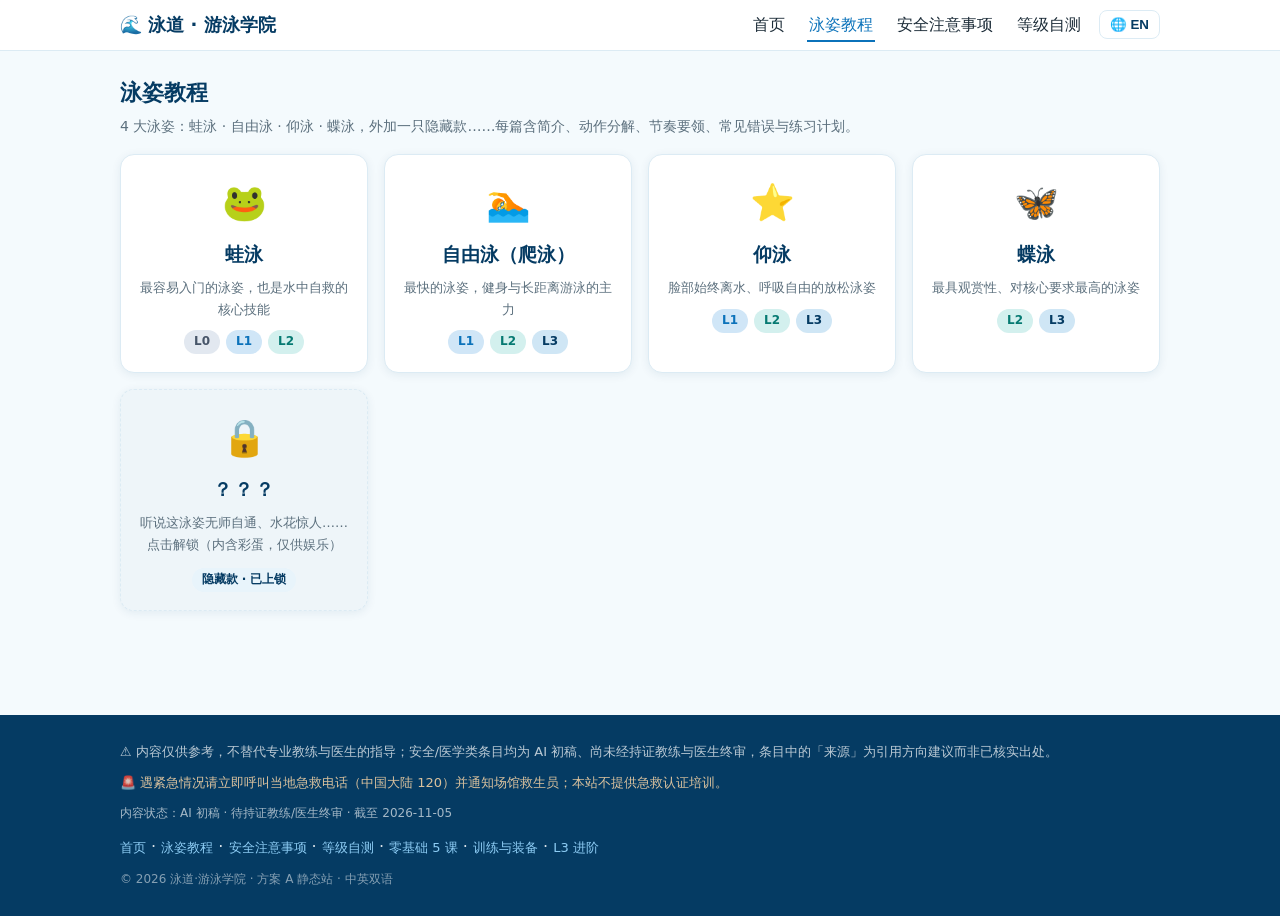
<file: strokes.html>
<!DOCTYPE html>
<html lang="zh">
<head>
  <meta charset="UTF-8">
  <meta name="viewport" content="width=device-width, initial-scale=1">
  <title>泳姿教程 · 泳道 · 游泳学院</title>
  <meta name="description" content="4 大泳姿分步教程">
  <link rel="canonical" href="./strokes.html">
  <meta name="robots" content="index,follow">
  <meta property="og:type" content="website">
  <meta property="og:site_name" content="泳道 · 游泳学院">
  <meta property="og:title" content="泳姿教程 · 泳道 · 游泳学院">
  <meta property="og:description" content="蛙泳、自由泳、仰泳、蝶泳分步教程：动作分解、节奏、常见错误与练习计划">
  <meta property="og:locale" content="zh_CN">
  <meta property="og:locale:alternate" content="en_US">
  <meta name="twitter:card" content="summary">
  <script type="application/ld+json">
  {"@context":"https://schema.org","@type":"CollectionPage","name":"泳姿教程","description":"蛙泳、自由泳、仰泳、蝶泳分步教程","inLanguage":["zh-CN","en"],"isPartOf":{"@type":"WebSite","name":"泳道 · 游泳学院"}}
  </script>
  <link rel="stylesheet" href="styles.css">
</head>
<body>
  <header id="site-header"></header>
  <main id="main">
    <noscript>
      <section class="section"><h2>泳姿教程</h2>
      <p>4 大泳姿：蛙泳、自由泳、仰泳、蝶泳。每篇含简介、动作分解、节奏配合、常见错误与纠正、分等级练习计划与 B 站教学视频。</p>
      <p>另有一只隐藏款彩蛋泳姿，仅供娱乐。</p></section>
    </noscript>
  </main>
  <footer id="site-footer"></footer>

  <script src="content.js"></script>
  <script src="app.js"></script>
  <script>
    function pageRender() {
      document.title = u("strokes_title") + " · " + u("brand");
      setMetaDesc(u("strokes_sub"));
      document.getElementById("main").innerHTML =
        '<section class="section"><h2>' + u("strokes_title") + '</h2>' +
        '<p class="sub">' + u("strokes_sub") + '</p>' +
        '<div class="grid">' + CONTENT.strokes.map(strokeCard).join("") + '</div>' +
        '</section>';
    }
    initChrome("strokes", pageRender);
  </script>
</body>
</html>
</file>
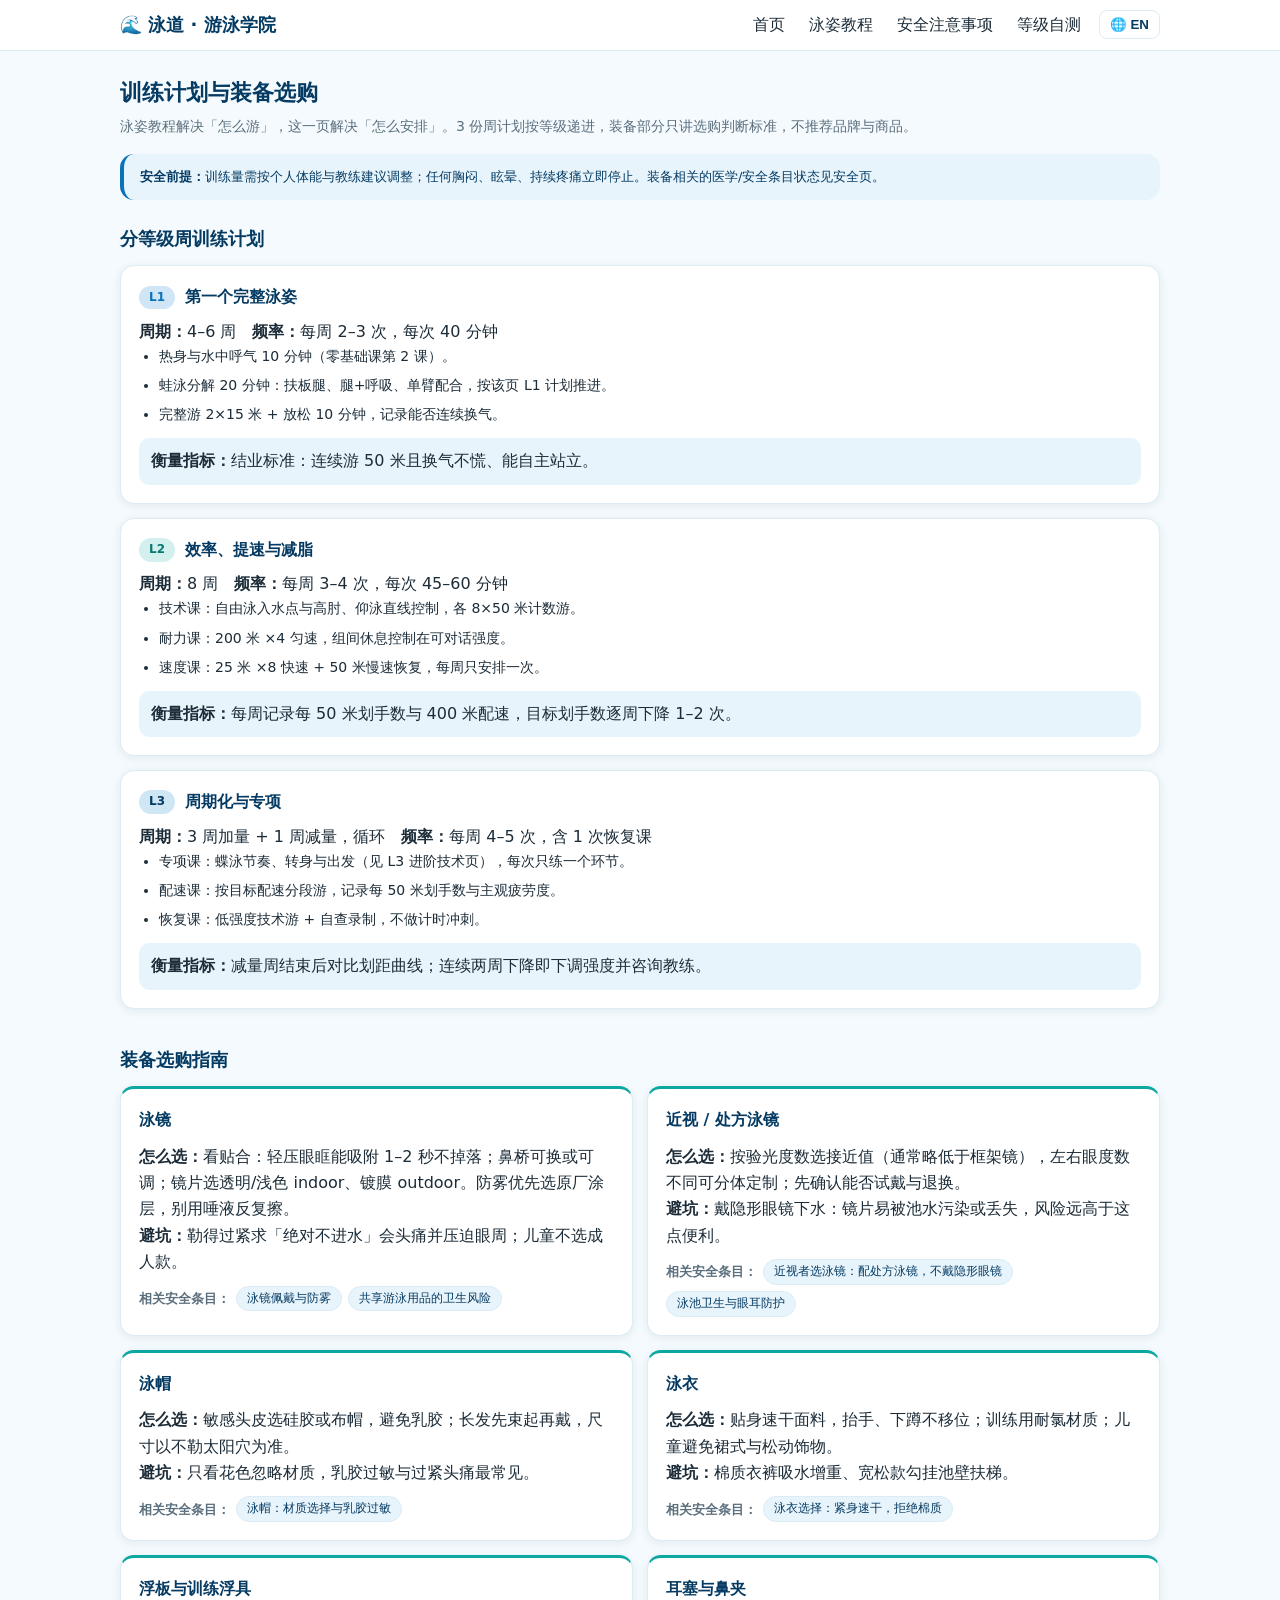
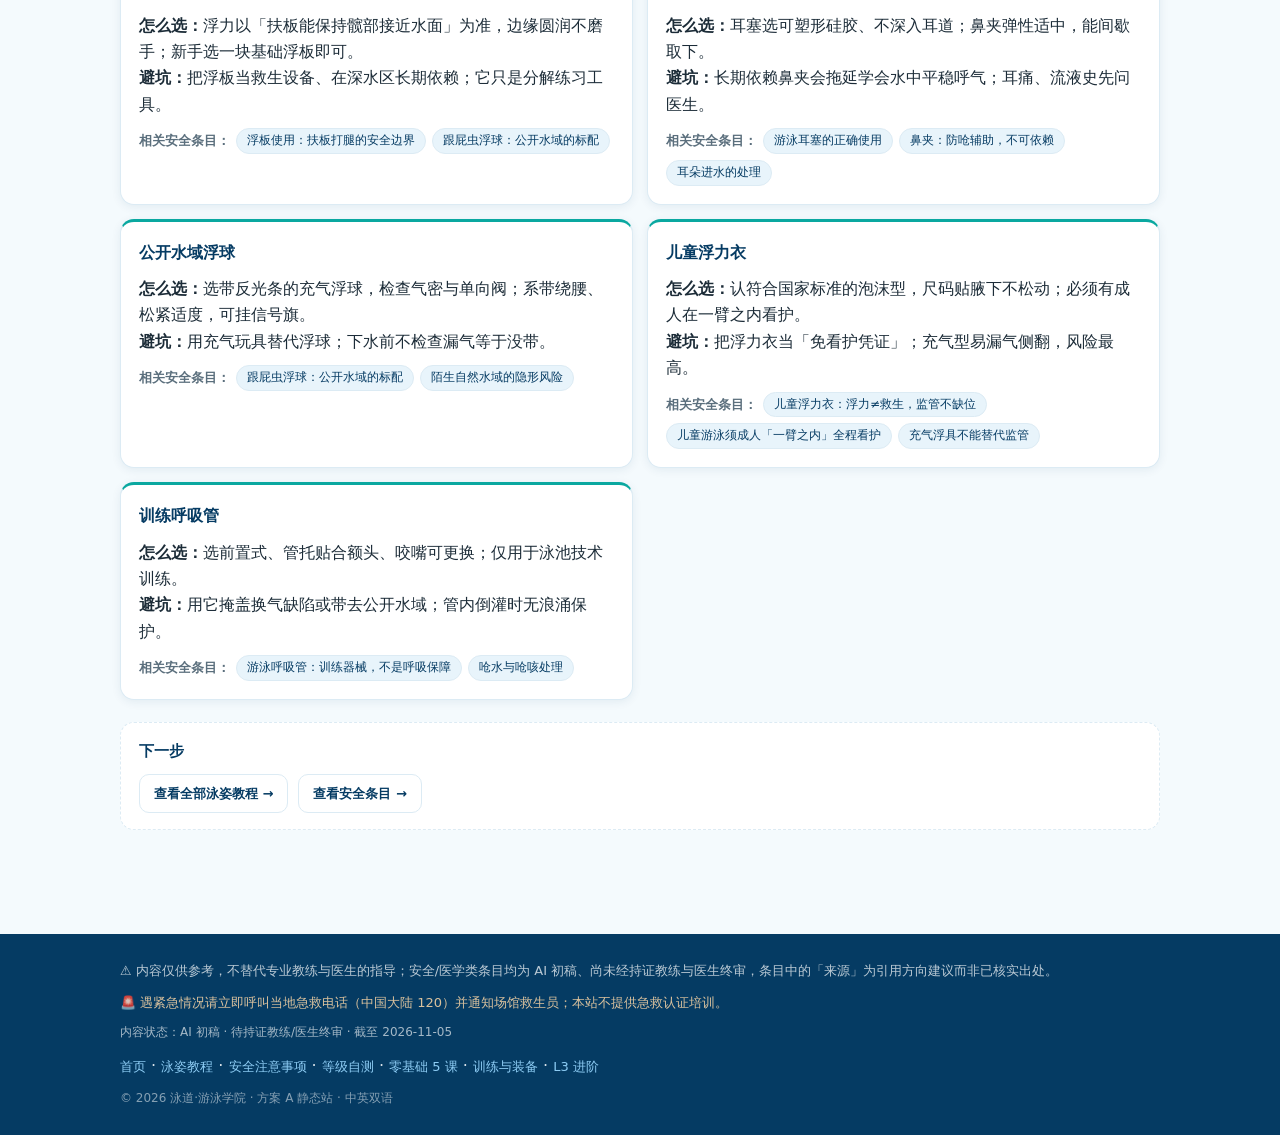
<file: training.html>
<!DOCTYPE html>
<html lang="zh">
<head>
  <meta charset="UTF-8">
  <meta name="viewport" content="width=device-width, initial-scale=1">
  <title>训练计划与装备选购 · 泳道 · 游泳学院</title>
  <meta name="description" content="L1–L3 跨泳姿训练计划与游泳装备选购指南，含量化指标与避坑要点">
  <link rel="canonical" href="./training.html">
  <meta name="robots" content="index,follow">
  <meta property="og:type" content="website">
  <meta property="og:site_name" content="泳道 · 游泳学院">
  <meta property="og:title" content="训练计划与装备选购 · 泳道 · 游泳学院">
  <meta property="og:description" content="L1–L3 周训练计划、配速与量化指标，以及泳镜泳帽泳衣等装备选购判断标准">
  <meta property="og:locale" content="zh_CN">
  <meta property="og:locale:alternate" content="en_US">
  <meta name="twitter:card" content="summary">
  <script type="application/ld+json">
  {"@context":"https://schema.org","@type":"WebPage","name":"训练计划与装备选购","description":"L1–L3 周训练计划与游泳装备选购指南","inLanguage":["zh-CN","en"],"isPartOf":{"@type":"WebSite","name":"泳道 · 游泳学院"}}
  </script>
  <link rel="stylesheet" href="styles.css">
</head>
<body>
  <header id="site-header"></header>
  <main id="main">
    <noscript>
      <section class="section"><h2>训练计划与装备选购</h2>
      <p>L1 第一个完整泳姿（4–6 周）、L2 效率提速与减脂（8 周）、L3 周期化与专项（3 周加量 + 1 周减量）。</p>
      <p>装备部分讲泳镜、处方泳镜、泳帽、泳衣、浮板、耳塞鼻夹、公开水域浮球、儿童浮力衣与训练呼吸管的选购标准和避坑。</p></section>
    </noscript>
  </main>
  <footer id="site-footer"></footer>

  <script src="content.js"></script>
  <script src="app.js"></script>
  <script>
    function pageRender() {
      document.title = u("training_title") + " · " + u("brand");
      setMetaDesc(t(CONTENT.training.meta));

      var plans = CONTENT.training.plans.map(function (p) {
        var blocks = p.blocks.map(function (b) { return "<li>" + esc(t(b)) + "</li>"; }).join("");
        return '<article class="card plan-card">' +
          '<div class="plan-head"><span class="chip lv-' + p.level + '">' + p.level + '</span>' +
          '<h3>' + esc(t(p.title)) + '</h3></div>' +
          '<p class="sec"><strong>' + u("cycle_l") + '：</strong>' + esc(t(p.cycle)) +
          '　<strong>' + u("frequency_l") + '：</strong>' + esc(t(p.frequency)) + '</p>' +
          '<ul class="point-list">' + blocks + '</ul>' +
          '<p class="sec measure"><strong>' + u("measure_l") + '：</strong>' + esc(t(p.measure)) + '</p></article>';
      }).join("");

      var gear = CONTENT.training.gear.map(function (g) {
        return '<article class="card gear-card"><h3>' + esc(t(g.name)) + '</h3>' +
          '<p class="sec"><strong>' + u("criteria_l") + '：</strong>' + esc(t(g.criteria)) + '</p>' +
          '<p class="sec"><strong>' + u("avoid_l") + '：</strong>' + esc(t(g.avoid)) + '</p>' +
          safetyLinksHtml(g.related) + '</article>';
      }).join("");

      document.getElementById("main").innerHTML =
        '<section class="section"><h2>' + u("training_title") + '</h2>' +
        '<p class="sub">' + esc(fill(t(CONTENT.training.intro), CONTENT.training.plans.length)) + '</p>' +
        '<div class="note-banner"><strong>' + u("safety_first") + '：</strong>' + esc(t(CONTENT.training.note)) + '</div>' +
        '<h3 class="block-title">' + u("plans_title") + '</h3>' +
        '<div class="plan-list">' + plans + '</div></section>' +
        '<section class="section"><h3 class="block-title">' + u("gear_title") + '</h3>' +
        '<div class="gear-grid">' + gear + '</div>' +
        '<section class="next-block"><h3>' + u("next_steps") + '</h3>' +
        nextLinksHtml(CONTENT.training.next) + '</section></section>';
    }
    initChrome("", pageRender);
  </script>
</body>
</html>
</file>
<file: styles.css>
/* ============================================================
 * styles.css — 清爽运动风：蓝/青主色、留白、卡片化、能量感
 * 响应式：桌面横向导航 / 移动端汉堡菜单
 * ============================================================ */

:root {
  --blue: #0b72ba;
  --blue-dark: #053b63;
  --teal: #0aa8a0;
  --sky: #e8f4fb;
  --bg: #f4fafd;
  --card: #ffffff;
  --text: #1c2c38;
  --muted: #5b6f7d;
  --line: #dcebf4;
  --red: #e03131;
  --amber: #e8590c;
  --green: #2f9e44;
  --radius: 14px;
  --shadow: 0 2px 10px rgba(5, 59, 99, 0.08);
  --shadow-hover: 0 6px 18px rgba(5, 59, 99, 0.14);
}

* { box-sizing: border-box; margin: 0; padding: 0; }

html { scroll-behavior: smooth; }

body {
  font-family: system-ui, "Segoe UI", "PingFang SC", "Microsoft YaHei", sans-serif;
  color: var(--text);
  background: var(--bg);
  line-height: 1.65;
}

a { color: var(--blue); text-decoration: none; }
a:hover { text-decoration: underline; }

main { max-width: 1080px; margin: 0 auto; padding: 24px 20px 48px; }

/* ---------- Header / Nav ---------- */
#site-header {
  position: sticky; top: 0; z-index: 20;
  background: rgba(255, 255, 255, 0.92);
  backdrop-filter: blur(6px);
  border-bottom: 1px solid var(--line);
}
.nav {
  max-width: 1080px; margin: 0 auto;
  display: flex; align-items: center; gap: 16px;
  padding: 10px 20px;
}
.brand { font-weight: 700; font-size: 18px; color: var(--blue-dark); white-space: nowrap; }
.brand:hover { text-decoration: none; }
.nav-links {
  display: flex; gap: 20px; list-style: none;
  margin-left: auto;
}
.nav-links a { color: var(--text); font-weight: 500; padding: 6px 2px; border-bottom: 2px solid transparent; }
.nav-links a:hover { color: var(--blue); text-decoration: none; }
.nav-links a.active { color: var(--blue); border-bottom-color: var(--blue); }
.lang-btn, .burger {
  border: 1px solid var(--line); background: var(--card);
  border-radius: 8px; padding: 6px 10px; cursor: pointer;
  color: var(--blue-dark); font-weight: 600;
}
.lang-btn:hover { background: var(--sky); }
.burger { display: none; font-size: 18px; }
@media (max-width: 720px) {
  .nav { flex-wrap: wrap; gap: 8px; }
  .nav-links { display: none; width: 100%; flex-direction: column; gap: 4px; margin-left: 0; }
  .nav-links.open { display: flex; }
  .burger { display: inline-block; margin-left: auto; }
  .lang-btn { margin-left: 8px; }
}

/* ---------- Hero ---------- */
.hero {
  background: linear-gradient(135deg, var(--blue-dark) 0%, var(--blue) 55%, var(--teal) 100%);
  color: #fff; border-radius: var(--radius);
  padding: 48px 40px; margin-bottom: 36px;
  box-shadow: var(--shadow);
}
.hero .kicker {
  display: inline-block; background: rgba(255, 255, 255, 0.16);
  border-radius: 999px; padding: 4px 14px; font-size: 13px;
  letter-spacing: 1px; margin-bottom: 14px;
}
.hero h1 { font-size: 30px; margin-bottom: 12px; line-height: 1.35; }
.hero p { max-width: 640px; opacity: 0.92; }
.hero .cta-row { display: flex; gap: 12px; margin-top: 24px; flex-wrap: wrap; }
.btn {
  display: inline-block; font-weight: 700; border-radius: 10px;
  padding: 10px 20px; cursor: pointer; border: 1px solid transparent;
}
.btn-primary { background: #fff; color: var(--blue-dark); }
.btn-primary:hover { text-decoration: none; box-shadow: var(--shadow-hover); }
.btn-ghost { border-color: rgba(255, 255, 255, 0.7); color: #fff; }
.btn-ghost:hover { background: rgba(255, 255, 255, 0.12); text-decoration: none; }
.btn-blue { background: var(--blue); color: #fff; }
.btn-blue:hover { background: var(--blue-dark); text-decoration: none; }
.btn-plain { background: var(--card); border: 1px solid var(--line); color: var(--blue-dark); }
.btn-plain:hover { background: var(--sky); text-decoration: none; }
fieldset.quiz-q { border: 1px solid var(--line); }

/* ---------- Sections & Cards ---------- */
.section { margin-bottom: 36px; }
.section h2 { font-size: 22px; margin-bottom: 4px; color: var(--blue-dark); }
.section .sub { color: var(--muted); margin-bottom: 16px; font-size: 14px; }
.grid { display: grid; gap: 16px; grid-template-columns: repeat(4, 1fr); }
.grid-2 { grid-template-columns: repeat(2, 1fr); }
.grid-3 { grid-template-columns: repeat(3, 1fr); }
@media (max-width: 900px) { .grid, .grid-3 { grid-template-columns: repeat(2, 1fr); } }
@media (max-width: 560px) { .grid, .grid-2, .grid-3 { grid-template-columns: 1fr; } }

.card {
  background: var(--card); border: 1px solid var(--line);
  border-radius: var(--radius); box-shadow: var(--shadow);
  padding: 18px;
}
a.card { color: var(--text); }
a.card:hover { text-decoration: none; box-shadow: var(--shadow-hover); transform: translateY(-2px); transition: 0.2s; }

.stroke-card { text-align: center; display: block; }
.hidden-card { border-style: dashed; background: #eef5f9; }
.hidden-card h3 { color: var(--muted); letter-spacing: 2px; }
.egg-badge {
  display: inline-block; margin-top: 12px; border-radius: 999px;
  background: rgba(255, 255, 255, 0.16); padding: 4px 14px; font-size: 13px;
}
.stroke-emoji { font-size: 36px; margin-bottom: 8px; }
.stroke-card h3 { margin-bottom: 6px; color: var(--blue-dark); }
.stroke-card p { font-size: 13px; color: var(--muted); margin-bottom: 10px; }

/* level map */
.level-card { border-top: 4px solid var(--blue); }
.level-card.lv0 { border-top-color: #94a3b8; }
.level-card.lv1 { border-top-color: var(--blue); }
.level-card.lv2 { border-top-color: var(--teal); }
.level-card.lv3 { border-top-color: var(--blue-dark); }
.level-id { font-weight: 800; font-size: 13px; color: var(--muted); letter-spacing: 1px; }
.level-card h3 { margin: 4px 0 8px; color: var(--blue-dark); }
.level-card p { font-size: 13px; color: var(--muted); }

/* chips & badges */
.chips { display: flex; gap: 6px; justify-content: center; }
.chip {
  display: inline-block; font-size: 12px; font-weight: 700;
  border-radius: 999px; padding: 2px 10px;
  background: var(--sky); color: var(--blue-dark);
}
.chip.lv-L0 { background: #e2e8f0; color: #475569; }
.chip.lv-L1 { background: #d0e6f7; color: var(--blue); }
.chip.lv-L2 { background: #d3f0ee; color: #067a72; }
.chip.lv-L3 { background: #cfe6f5; color: var(--blue-dark); }
.chip.cat-venue { background: #d0e6f7; color: var(--blue); }
.chip.cat-contraindication { background: #fbeadd; color: var(--amber); }
.chip.cat-emergency { background: #fadcdc; color: var(--red); }
.chip.cat-child { background: #dff2e5; color: var(--green); }
.chip.cat-gear { background: #e9e6f9; color: #5f3dc4; }
.badge-ok {
  background: #dff2e5; color: var(--green);
  border-radius: 999px; padding: 2px 10px; font-size: 12px; font-weight: 700;
}

/* ---------- Stroke detail ---------- */
.stroke-hero {
  background: linear-gradient(120deg, var(--blue-dark), var(--blue));
  color: #fff; border-radius: var(--radius);
  padding: 30px 36px; margin-bottom: 28px;
}
.stroke-hero .emoji { font-size: 44px; }
.stroke-hero h1 { font-size: 26px; margin: 4px 0 8px; }
.stroke-hero .tagline { opacity: 0.9; }
.stroke-hero .chips { justify-content: flex-start; margin-top: 12px; }
.stroke-hero .chip { background: rgba(255, 255, 255, 0.2); color: #fff; }

.mod { margin-bottom: 26px; }
.mod h2 {
  font-size: 18px; color: var(--blue-dark); margin-bottom: 12px;
  padding-left: 10px; border-left: 4px solid var(--teal);
}
.mod .card { margin-bottom: 10px; }
ol.breakdown { counter-reset: step; list-style: none; }
ol.breakdown li {
  background: var(--card); border: 1px solid var(--line);
  border-radius: var(--radius); box-shadow: var(--shadow);
  padding: 14px 16px 14px 56px; margin-bottom: 10px; position: relative;
}
ol.breakdown li::before {
  counter-increment: step; content: counter(step);
  position: absolute; left: 16px; top: 12px;
  width: 26px; height: 26px; border-radius: 50%;
  background: var(--blue); color: #fff; font-weight: 700;
  display: flex; align-items: center; justify-content: center; font-size: 13px;
}
.mistake { border-left: 4px solid var(--red); }
.mistake .fix {
  margin-top: 8px; padding: 10px 12px; border-radius: 10px;
  background: var(--sky); color: var(--blue-dark);
}
.mistake .fix::before { content: "✔ "; color: var(--green); font-weight: 700; }
.plan-block { border-left: 4px solid var(--teal); }
.plan-block h3 { font-size: 14px; color: #067a72; margin-bottom: 6px; }
.media-grid { display: grid; gap: 12px; grid-template-columns: repeat(3, 1fr); }
@media (max-width: 560px) { .media-grid { grid-template-columns: 1fr; } }
.media-tile {
  border: 1px solid var(--line); border-radius: var(--radius);
  background: var(--card); box-shadow: var(--shadow); overflow: hidden;
}
.media-cover {
  position: relative; display: block; width: 100%; padding: 0;
  border: 0; background: #0b1c2a; cursor: pointer;
}
.media-cover img { width: 100%; display: block; opacity: 0.95; }
.media-cover .play {
  position: absolute; inset: 0; display: flex; align-items: center; justify-content: center;
  color: #fff; font-weight: 700; font-size: 14px; background: rgba(5, 59, 99, 0.35);
}
.media-cover:hover .play { background: rgba(5, 59, 99, 0.18); }
.media-tile iframe { display: block; width: 100%; aspect-ratio: 16 / 9; border: 0; }
.media-tile .media-label { padding: 10px 12px 2px; font-weight: 700; color: var(--blue-dark); font-size: 14px; }
.media-tile .media-meta { padding: 0 12px; font-size: 12px; color: var(--muted); margin-top: 4px; }
.media-tile .stats span { margin-right: 8px; }
.media-tile .stats span:first-child { color: var(--red); }
.media-tile .stats span:nth-child(2) { color: var(--amber); }
.media-tile .link { margin-bottom: 10px; }
.media-note { font-size: 13px; color: var(--muted); margin: 8px 0 16px; }
.stroke-nav {
  display: flex; justify-content: space-between; gap: 12px;
  margin: 34px 0 6px; flex-wrap: wrap;
}
.stroke-nav a {
  background: var(--card); border: 1px solid var(--line);
  border-radius: 10px; padding: 10px 16px; font-weight: 600;
}
.stroke-nav a:hover { background: var(--sky); text-decoration: none; }

/* ---------- Safety page ---------- */
.toolbar {
  display: flex; gap: 10px; flex-wrap: wrap; align-items: center;
  margin-bottom: 14px;
}
.search {
  flex: 1 1 260px; border: 1px solid var(--line); border-radius: 10px;
  padding: 10px 14px; font-size: 14px; background: var(--card); color: var(--text);
}
.search:focus { outline: 2px solid var(--teal); border-color: var(--teal); }
.filter-chips { display: flex; gap: 8px; flex-wrap: wrap; }
.filter-chips button {
  border: 1px solid var(--line); background: var(--card);
  border-radius: 999px; padding: 6px 14px; cursor: pointer;
  font-size: 13px; font-weight: 600; color: var(--muted);
}
.filter-chips button[aria-pressed="true"] {
  background: var(--blue); border-color: var(--blue); color: #fff;
}
.result-line { color: var(--muted); font-size: 13px; margin: 10px 0 14px; }
.safety-list { display: grid; gap: 14px; }
.safety-card { border-left: 4px solid var(--line); }
.safety-card.cat-venue-border { border-left-color: var(--blue); }
.safety-card.cat-contraindication-border { border-left-color: var(--amber); }
.safety-card.cat-emergency-border { border-left-color: var(--red); }
.safety-card.cat-child-border { border-left-color: var(--green); }
.safety-card.cat-gear-border { border-left-color: #5f3dc4; }
.safety-head { display: flex; align-items: center; gap: 10px; margin-bottom: 10px; }
.safety-head h3 { font-size: 16px; color: var(--blue-dark); }
.safety-card .sec { margin-bottom: 8px; font-size: 14px; }
.safety-card .sec strong { color: var(--blue-dark); }
.safety-foot {
  display: flex; gap: 10px; align-items: center; flex-wrap: wrap;
  margin-top: 10px; font-size: 12px; color: var(--muted);
}
.safety-foot .src { flex: 1; min-width: 200px; }

/* ---------- Quiz ---------- */
.quiz-q {
  background: var(--card); border: 1px solid var(--line);
  border-radius: var(--radius); box-shadow: var(--shadow);
  padding: 16px 20px; margin-bottom: 14px;
}
.quiz-q h3 { font-size: 15px; margin-bottom: 10px; color: var(--blue-dark); }
.quiz-q label {
  display: block; padding: 8px 10px; border-radius: 8px;
  cursor: pointer; font-size: 14px;
}
.quiz-q label:hover { background: var(--sky); }
.quiz-q input[type="radio"] { accent-color: var(--blue); margin-right: 8px; }
.quiz-actions { display: flex; gap: 12px; margin: 20px 0; }
.quiz-error { color: var(--red); font-size: 14px; margin-bottom: 12px; }
.result-card {
  border-top: 6px solid var(--teal); padding: 26px; margin-top: 8px;
}
.result-card .level-big { font-size: 30px; font-weight: 800; color: var(--blue-dark); }
.result-card .score { color: var(--muted); font-size: 13px; margin-bottom: 12px; }
.result-card p { margin-bottom: 16px; }
.result-card .btn-row { display: flex; gap: 12px; flex-wrap: wrap; }

/* ---------- Review status & safety caveats ---------- */
.badge-pending {
  background: #fff3db; color: #a85b00; border: 1px solid #f0c674;
  border-radius: 999px; padding: 2px 10px; font-size: 12px; font-weight: 700;
}
.safety-caveat {
  margin-top: 10px; padding: 10px 12px; border-radius: 10px;
  background: #fff8ec; border-left: 3px solid var(--amber);
  font-size: 13px; color: #6b4a1a;
}
.safety-caveat strong { color: #a85b00; }
.review-banner {
  background: #fff8ec; border: 1px solid #f0c674; border-left: 4px solid var(--amber);
  border-radius: var(--radius); padding: 16px 20px; margin-bottom: 20px;
}
.review-banner h3 { font-size: 15px; color: #a85b00; margin-bottom: 8px; }
.review-banner p { font-size: 13px; color: #6b4a1a; margin-bottom: 6px; }
.review-banner .review-rule { color: var(--muted); }

/* ---------- Footer ---------- */
#site-footer {
  background: var(--blue-dark); color: rgba(255, 255, 255, 0.85);
  margin-top: 20px;
}
.footer-inner {
  max-width: 1080px; margin: 0 auto; padding: 26px 20px;
  display: grid; gap: 10px;
}
.disclaimer { font-size: 13px; opacity: 0.85; }
.emergency-line { color: #ffd9a8; }
.content-status { font-size: 12px; opacity: 0.75; }
.footer-links a { color: #8ecdf5; font-size: 13px; }
.footer-links a:hover { color: #fff; }
.copy { font-size: 12px; opacity: 0.6; }

/* ---------- P1: basics / training / advanced / related links ---------- */
.note-banner {
  background: var(--sky); border-left: 4px solid var(--blue);
  border-radius: var(--radius); padding: 12px 16px; margin-bottom: 20px;
  font-size: 13px; color: var(--blue-dark);
}
.lesson-list, .module-list, .plan-list { display: grid; gap: 14px; }
.lesson-card { border-left: 4px solid var(--teal); }
.lesson-head { display: flex; align-items: center; gap: 12px; margin-bottom: 10px; }
.lesson-head h3 { font-size: 16px; color: var(--blue-dark); }
.lesson-no {
  flex: 0 0 30px; height: 30px; border-radius: 50%; background: var(--teal);
  color: #fff; font-weight: 800; display: flex; align-items: center; justify-content: center;
}
.sub-label { font-size: 13px; font-weight: 700; color: var(--muted); margin: 12px 0 6px; }
.lesson-steps, .point-list { padding-left: 20px; }
.lesson-steps li, .point-list li { margin-bottom: 6px; font-size: 14px; }
.lesson-fix { margin-top: 12px; padding: 10px 12px; border-radius: 10px; background: var(--sky); }
.module-card { border-left: 4px solid var(--blue-dark); }
.module-card h3, .gear-card h3, .plan-card h3 { font-size: 16px; color: var(--blue-dark); margin-bottom: 10px; }
.drill, .measure { margin-top: 12px; padding: 10px 12px; border-radius: 10px; background: var(--sky); }
.block-title { font-size: 18px; color: var(--blue-dark); margin: 24px 0 12px; }
.plan-head { display: flex; align-items: center; gap: 10px; margin-bottom: 8px; }
.plan-head h3 { margin-bottom: 0; }
.gear-grid { display: grid; gap: 14px; grid-template-columns: repeat(2, 1fr); }
@media (max-width: 720px) { .gear-grid { grid-template-columns: 1fr; } }
.gear-card { border-top: 3px solid var(--teal); }
.rel-row {
  margin-top: 10px; font-size: 13px;
  display: flex; flex-wrap: wrap; gap: 6px; align-items: center;
}
.rel-label { color: var(--muted); font-weight: 600; }
.rel-link {
  border: 1px solid var(--line); border-radius: 999px; padding: 2px 10px;
  background: var(--sky); color: var(--blue-dark); font-size: 12px;
}
.rel-link:hover { background: var(--blue); color: #fff; text-decoration: none; }
.safety-card:target { outline: 3px solid var(--teal); outline-offset: 2px; }
.next-block {
  margin-top: 22px; padding: 16px 18px; border-radius: var(--radius);
  background: var(--card); border: 1px dashed var(--line);
}
.next-block h3 { font-size: 15px; color: var(--blue-dark); margin-bottom: 10px; }
.next-row { display: flex; gap: 10px; flex-wrap: wrap; }
.next-row .btn { font-size: 13px; padding: 8px 14px; }
.path-grid { display: grid; gap: 14px; grid-template-columns: repeat(4, 1fr); }
@media (max-width: 900px) { .path-grid { grid-template-columns: repeat(2, 1fr); } }
@media (max-width: 560px) { .path-grid { grid-template-columns: 1fr; } }
.path-card { display: block; }

/* ---------- P3: a11y / search highlight / motion ---------- */
.sr-only {
  position: absolute; width: 1px; height: 1px; padding: 0; margin: -1px;
  overflow: hidden; clip: rect(0, 0, 0, 0); white-space: nowrap; border: 0;
}
mark { background: #ffe9a8; color: inherit; border-radius: 3px; padding: 0 2px; }
.media-fallback {
  display: flex; align-items: center; justify-content: center;
  min-height: 180px; background: var(--sky); color: var(--muted);
  font-size: 13px; border-radius: 8px;
}
.video-tile iframe { width: 100%; aspect-ratio: 16 / 9; border: 0; display: block; }
@media (prefers-reduced-motion: reduce) {
  *, *::before, *::after {
    scroll-behavior: auto !important;
    animation-duration: 0.01ms !important;
    animation-iteration-count: 1 !important;
    transition-duration: 0.01ms !important;
  }
}
</file>
